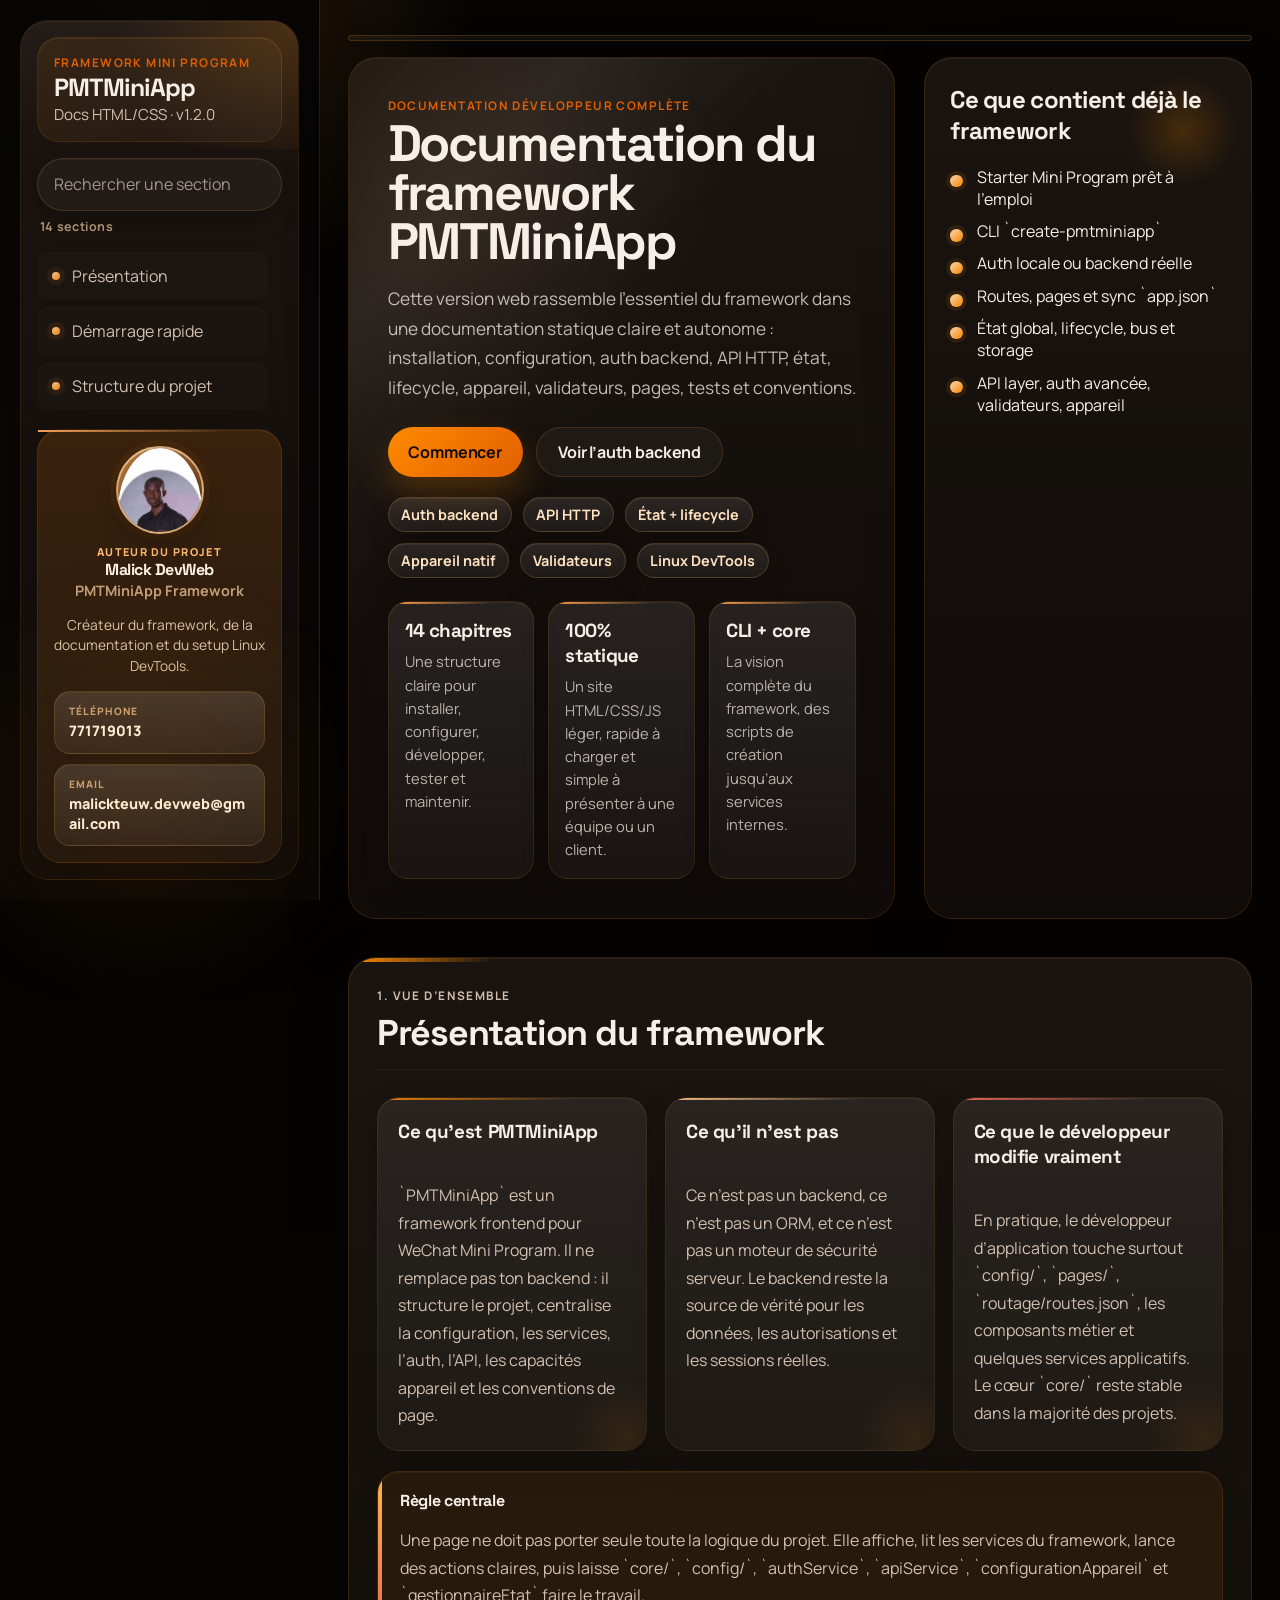
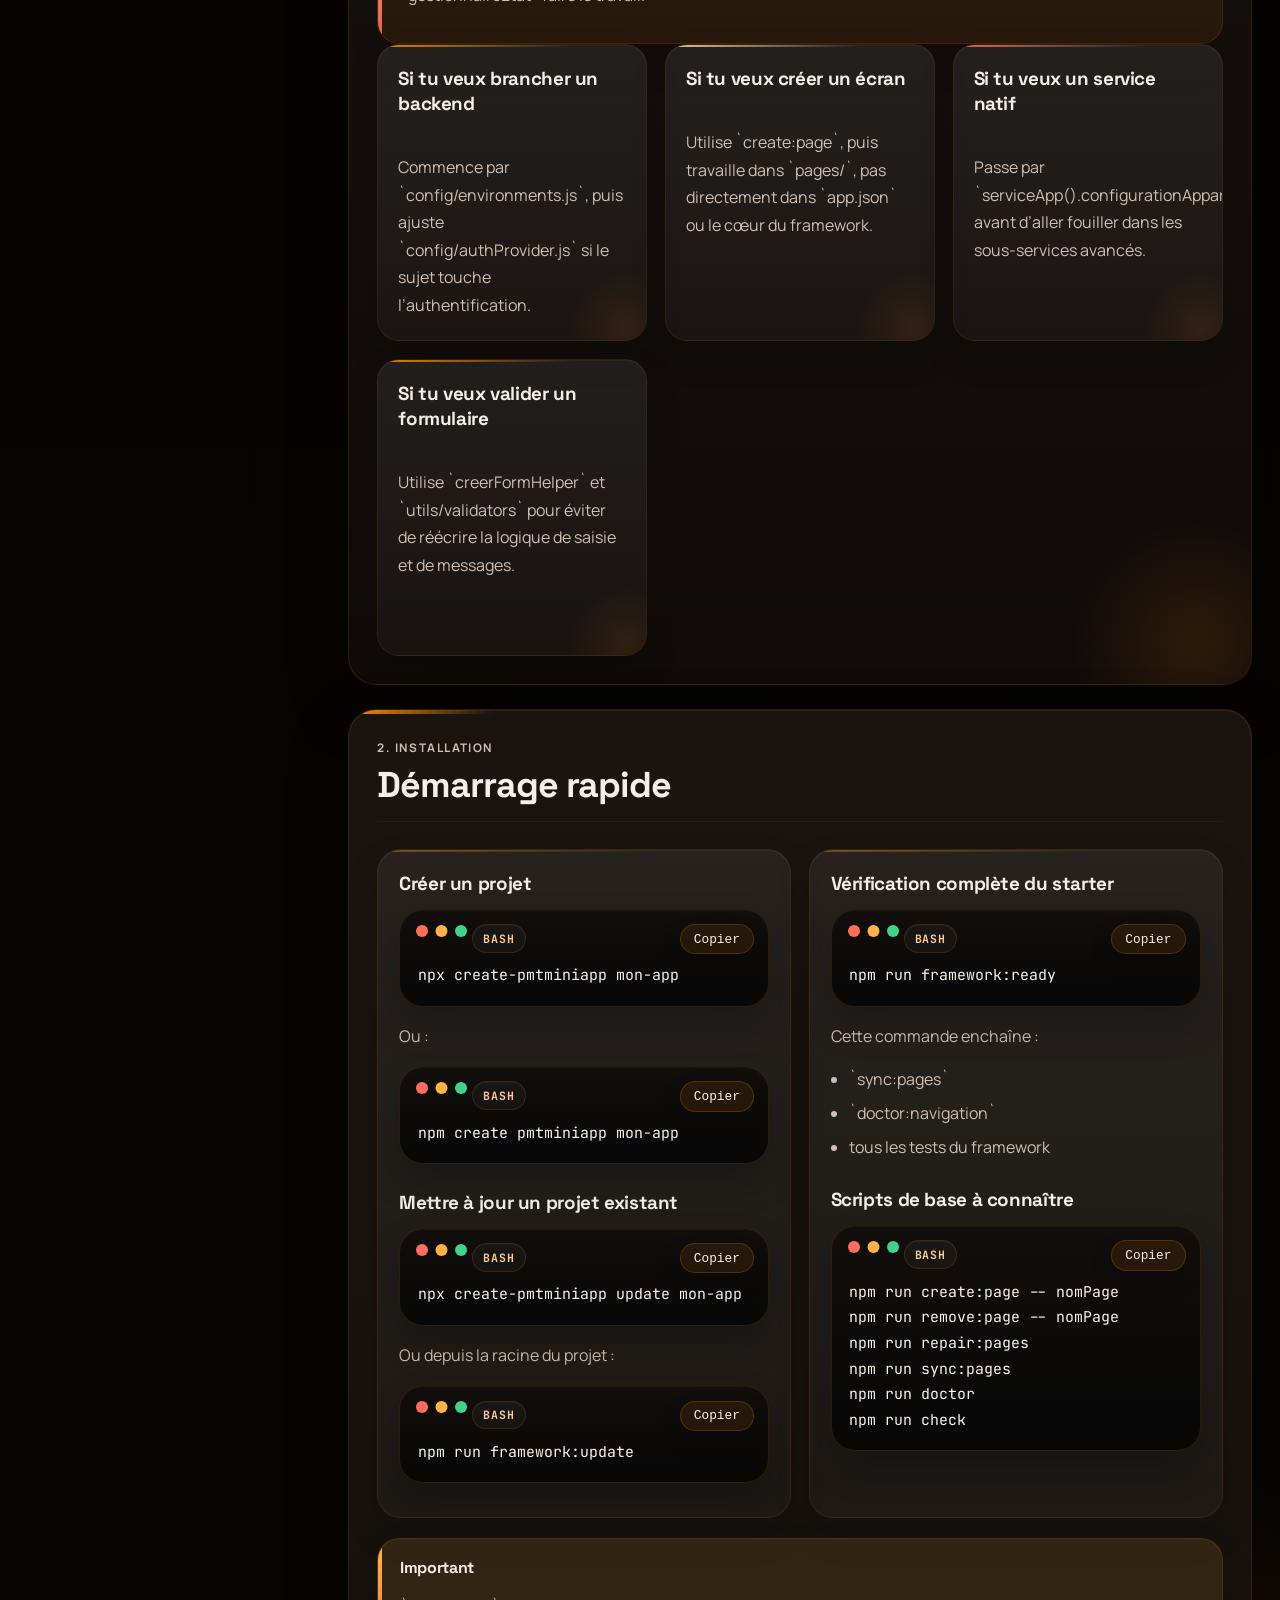
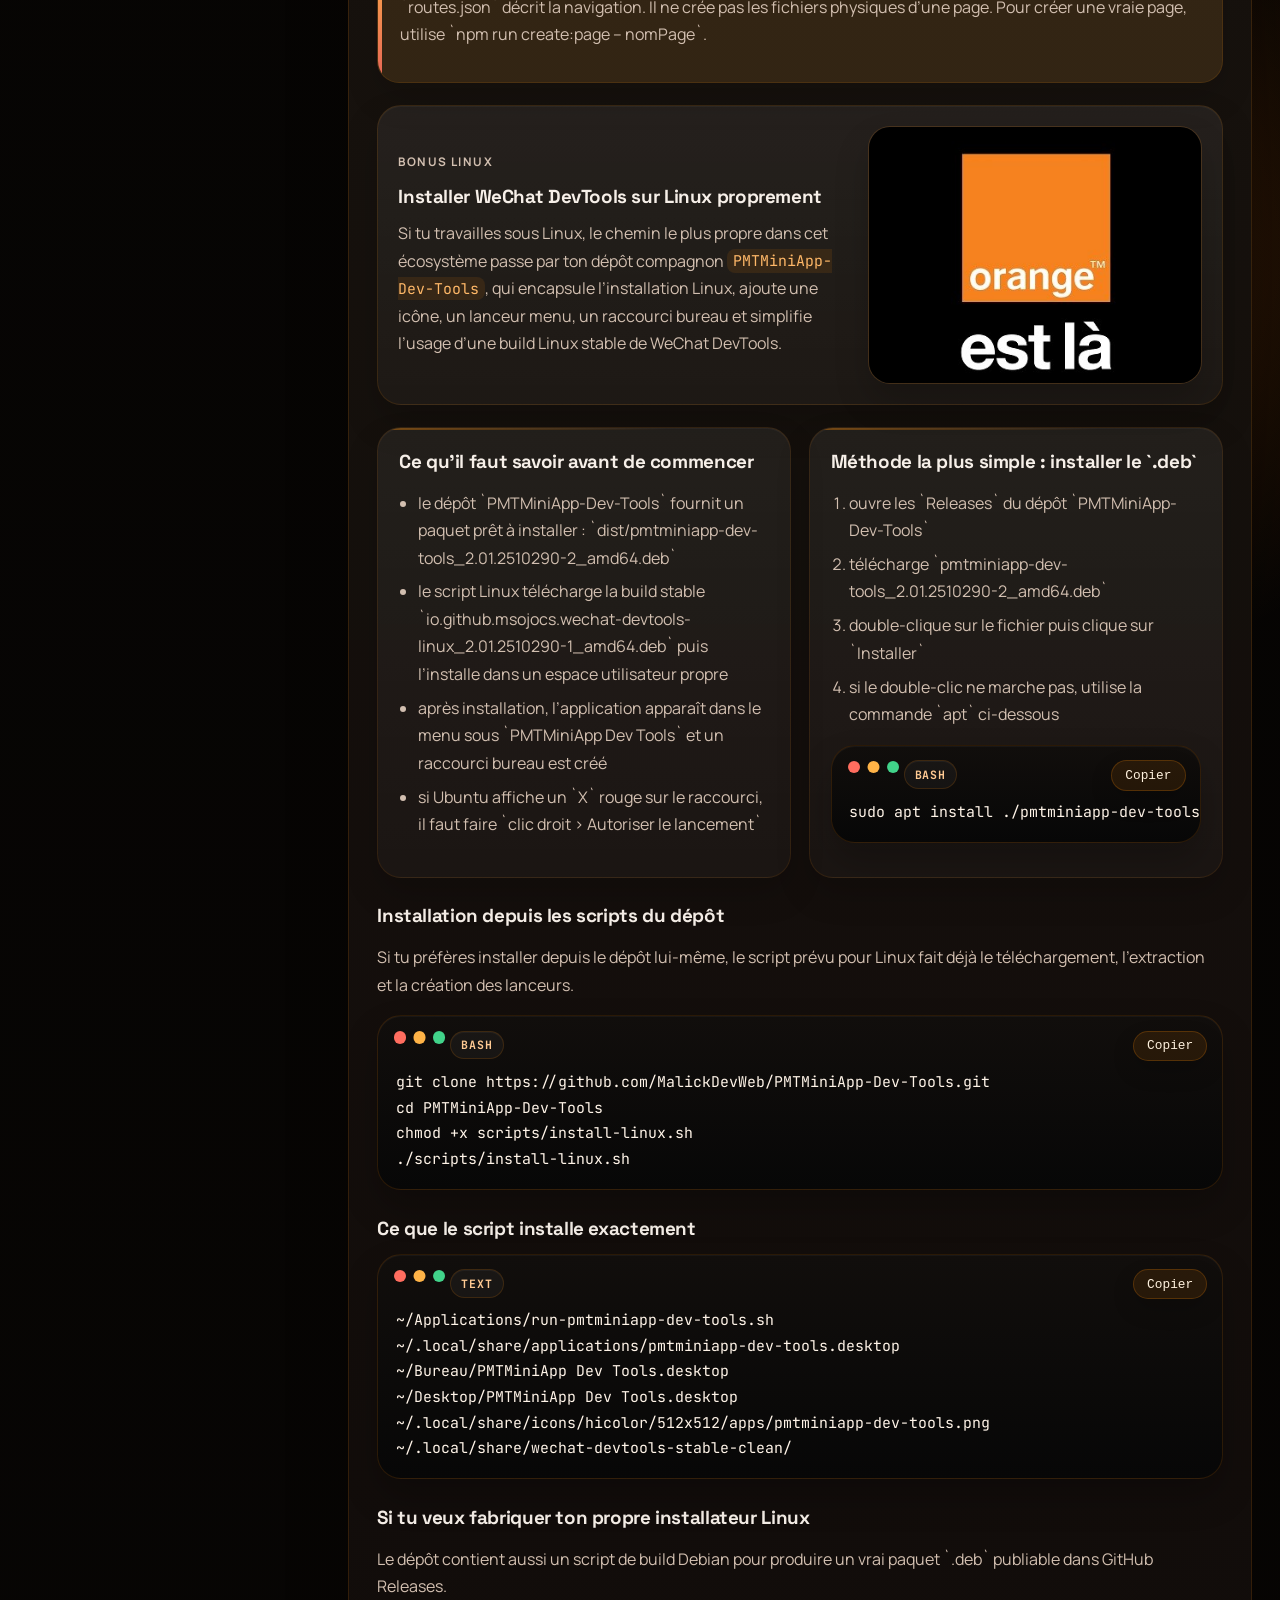
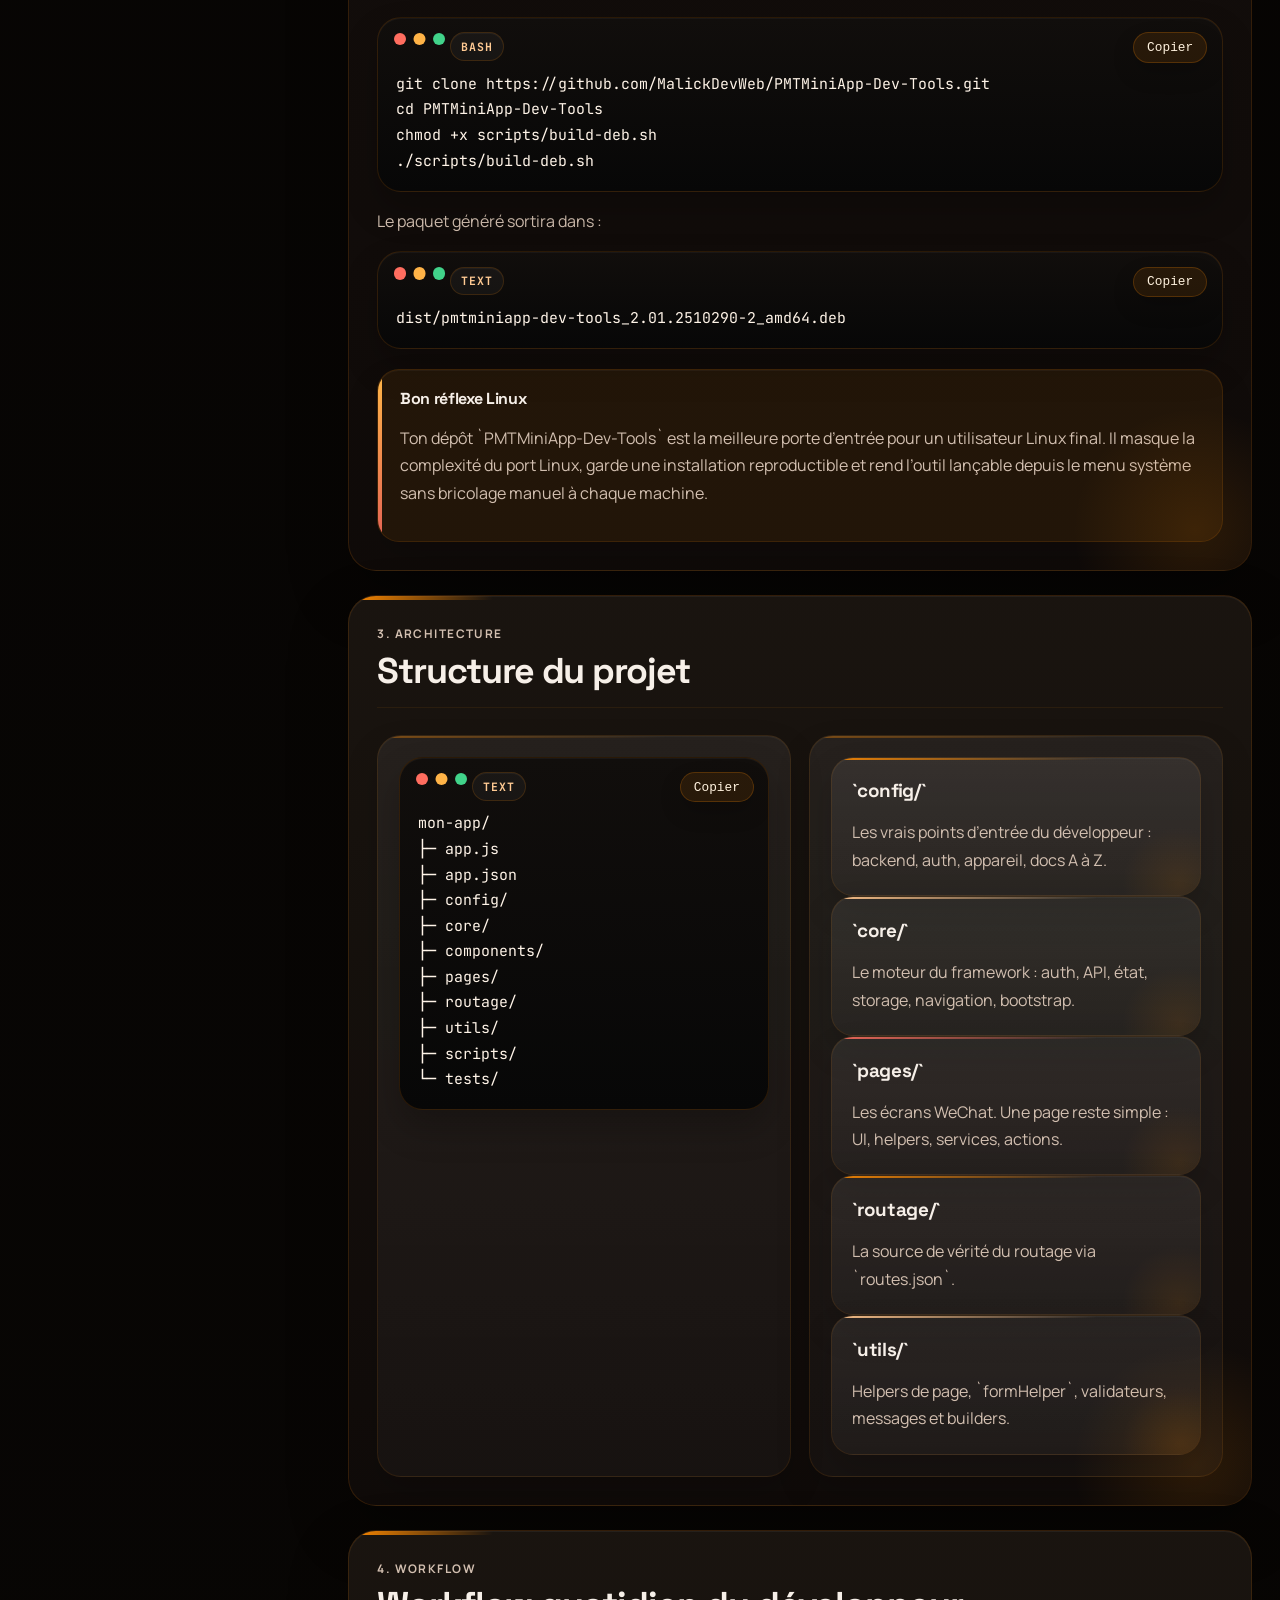
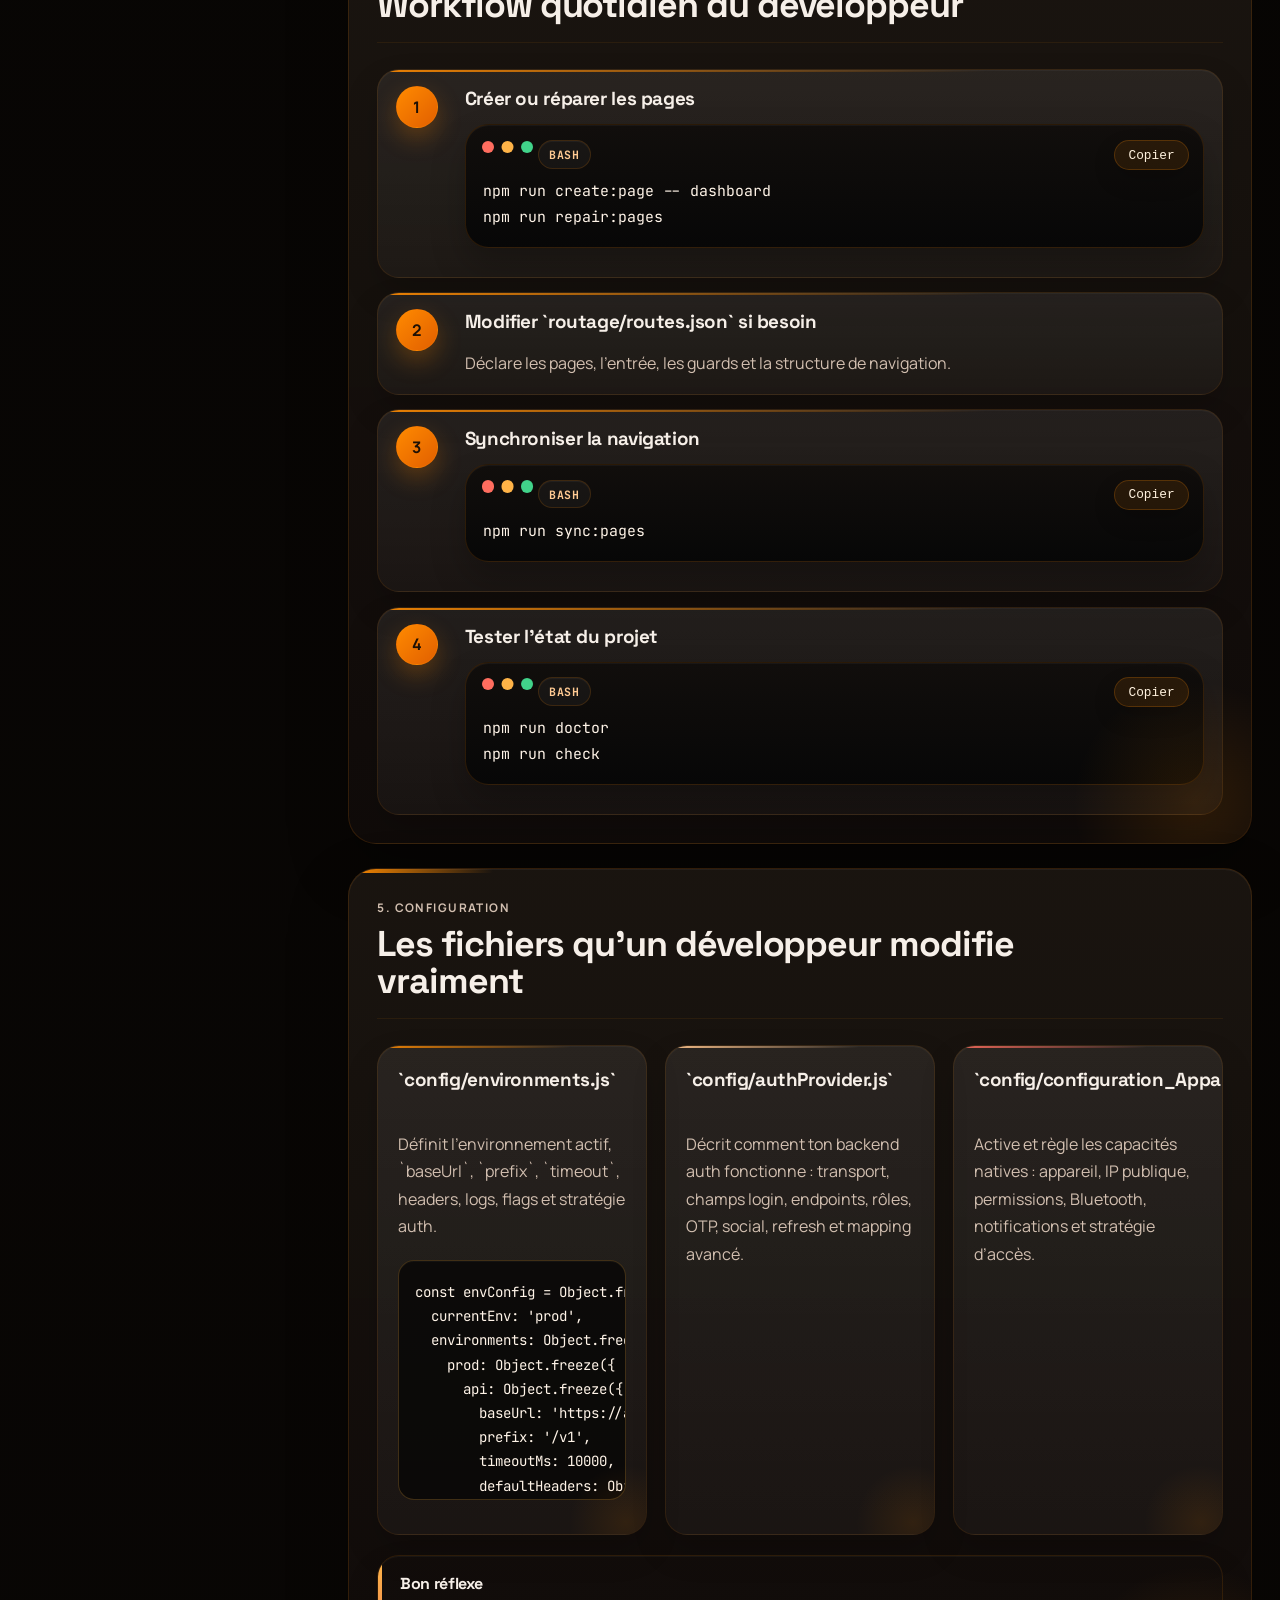
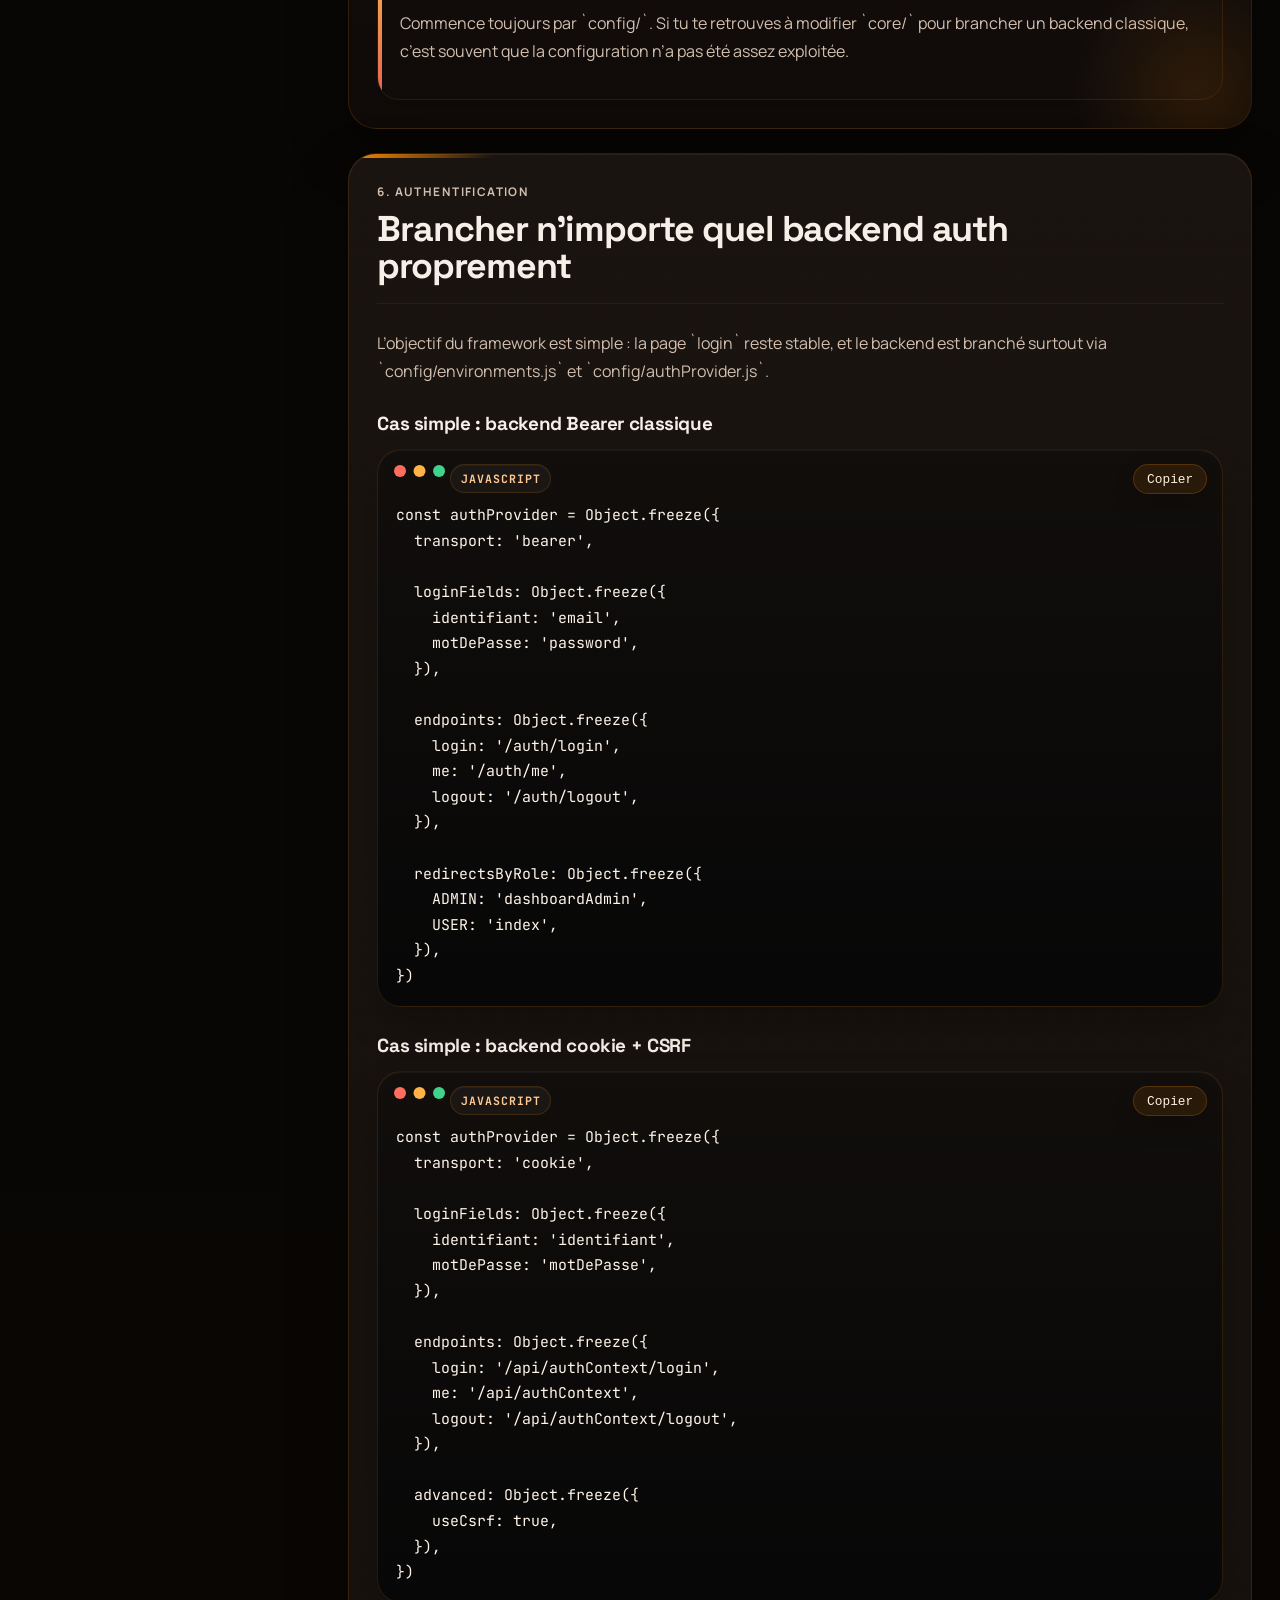
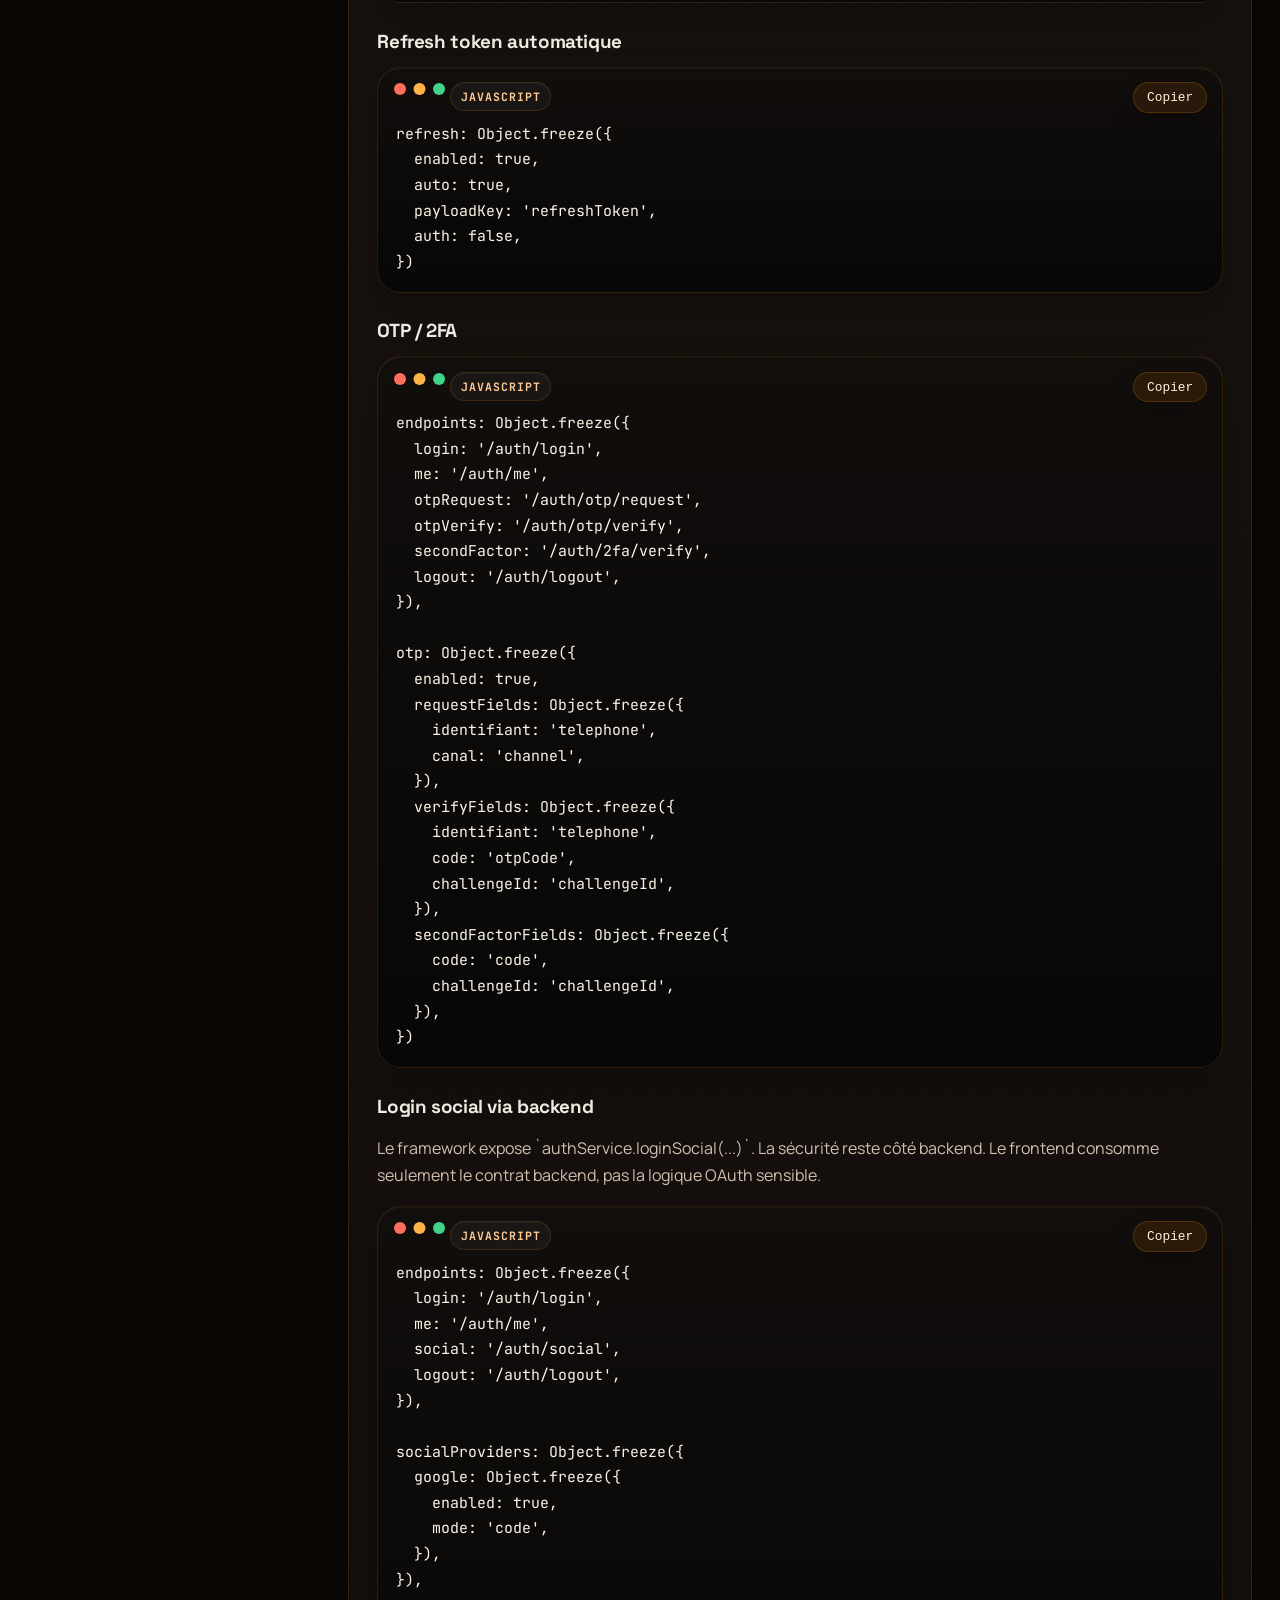
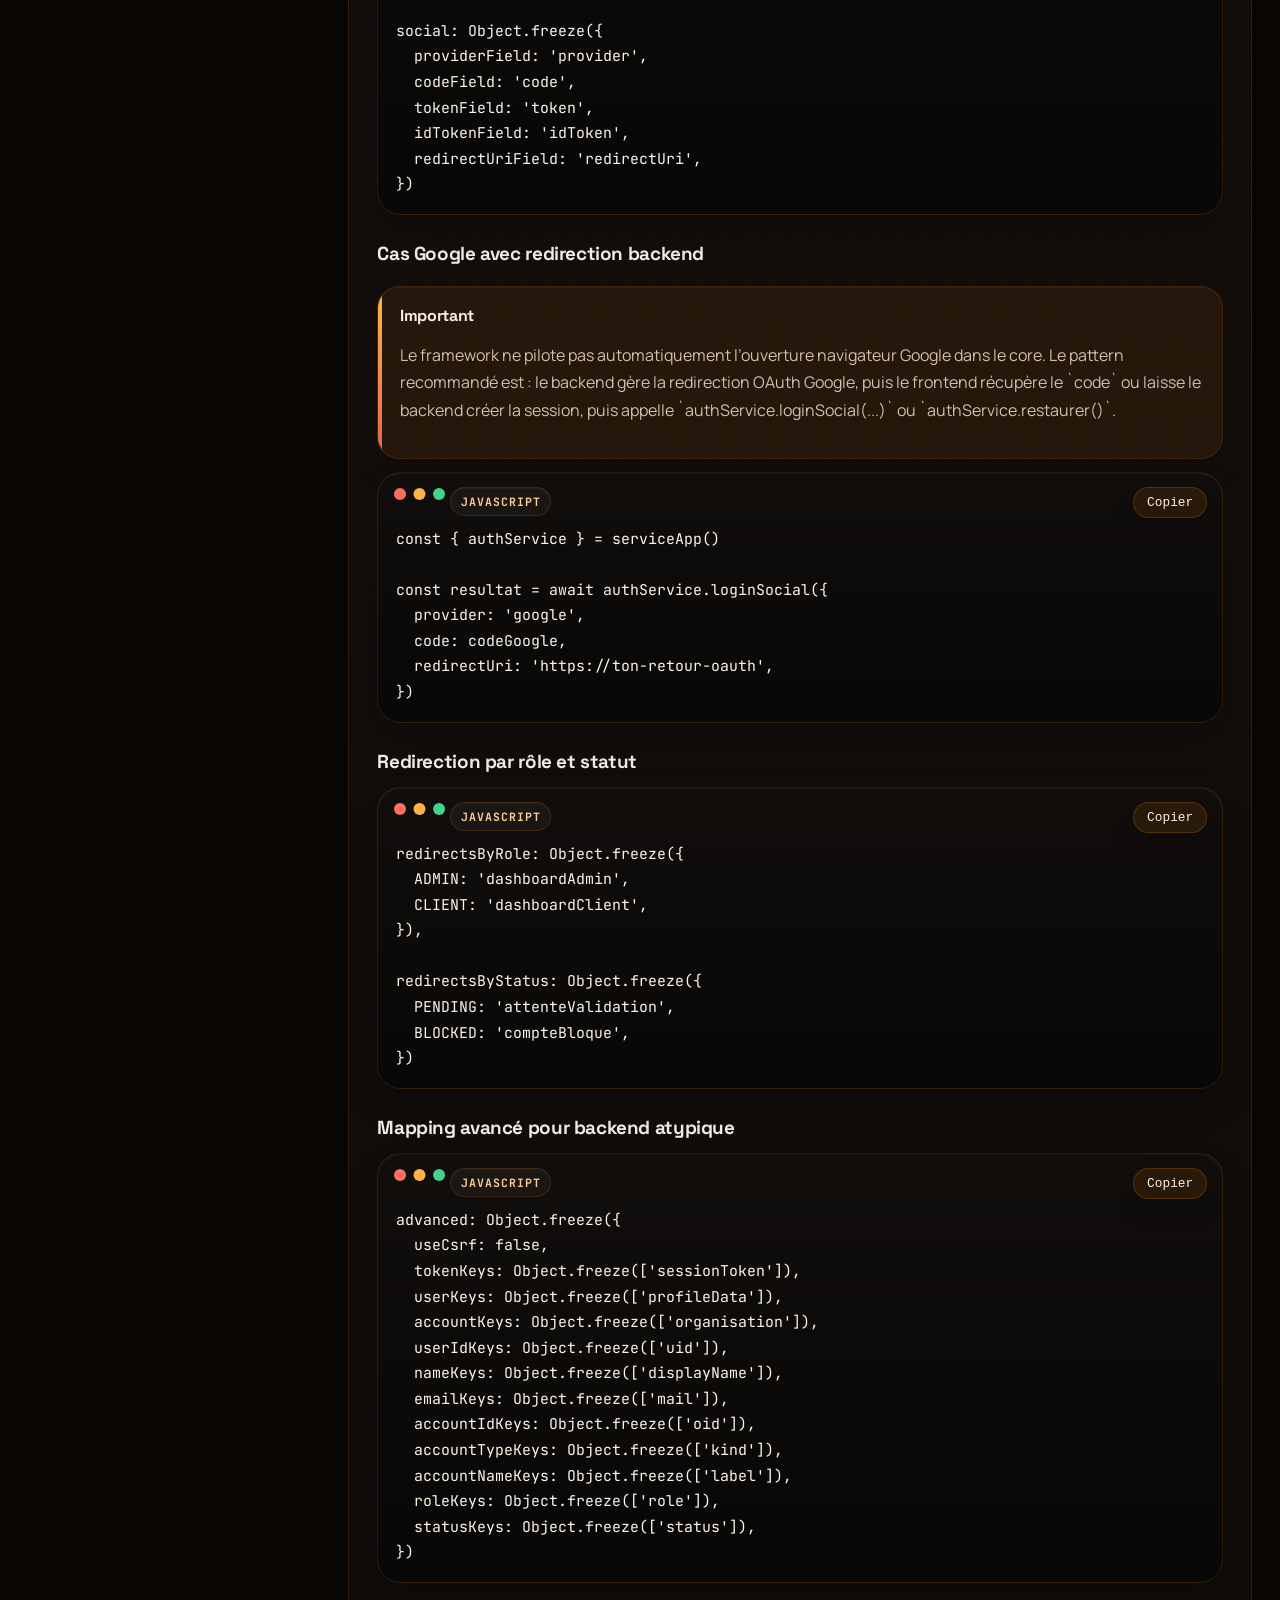
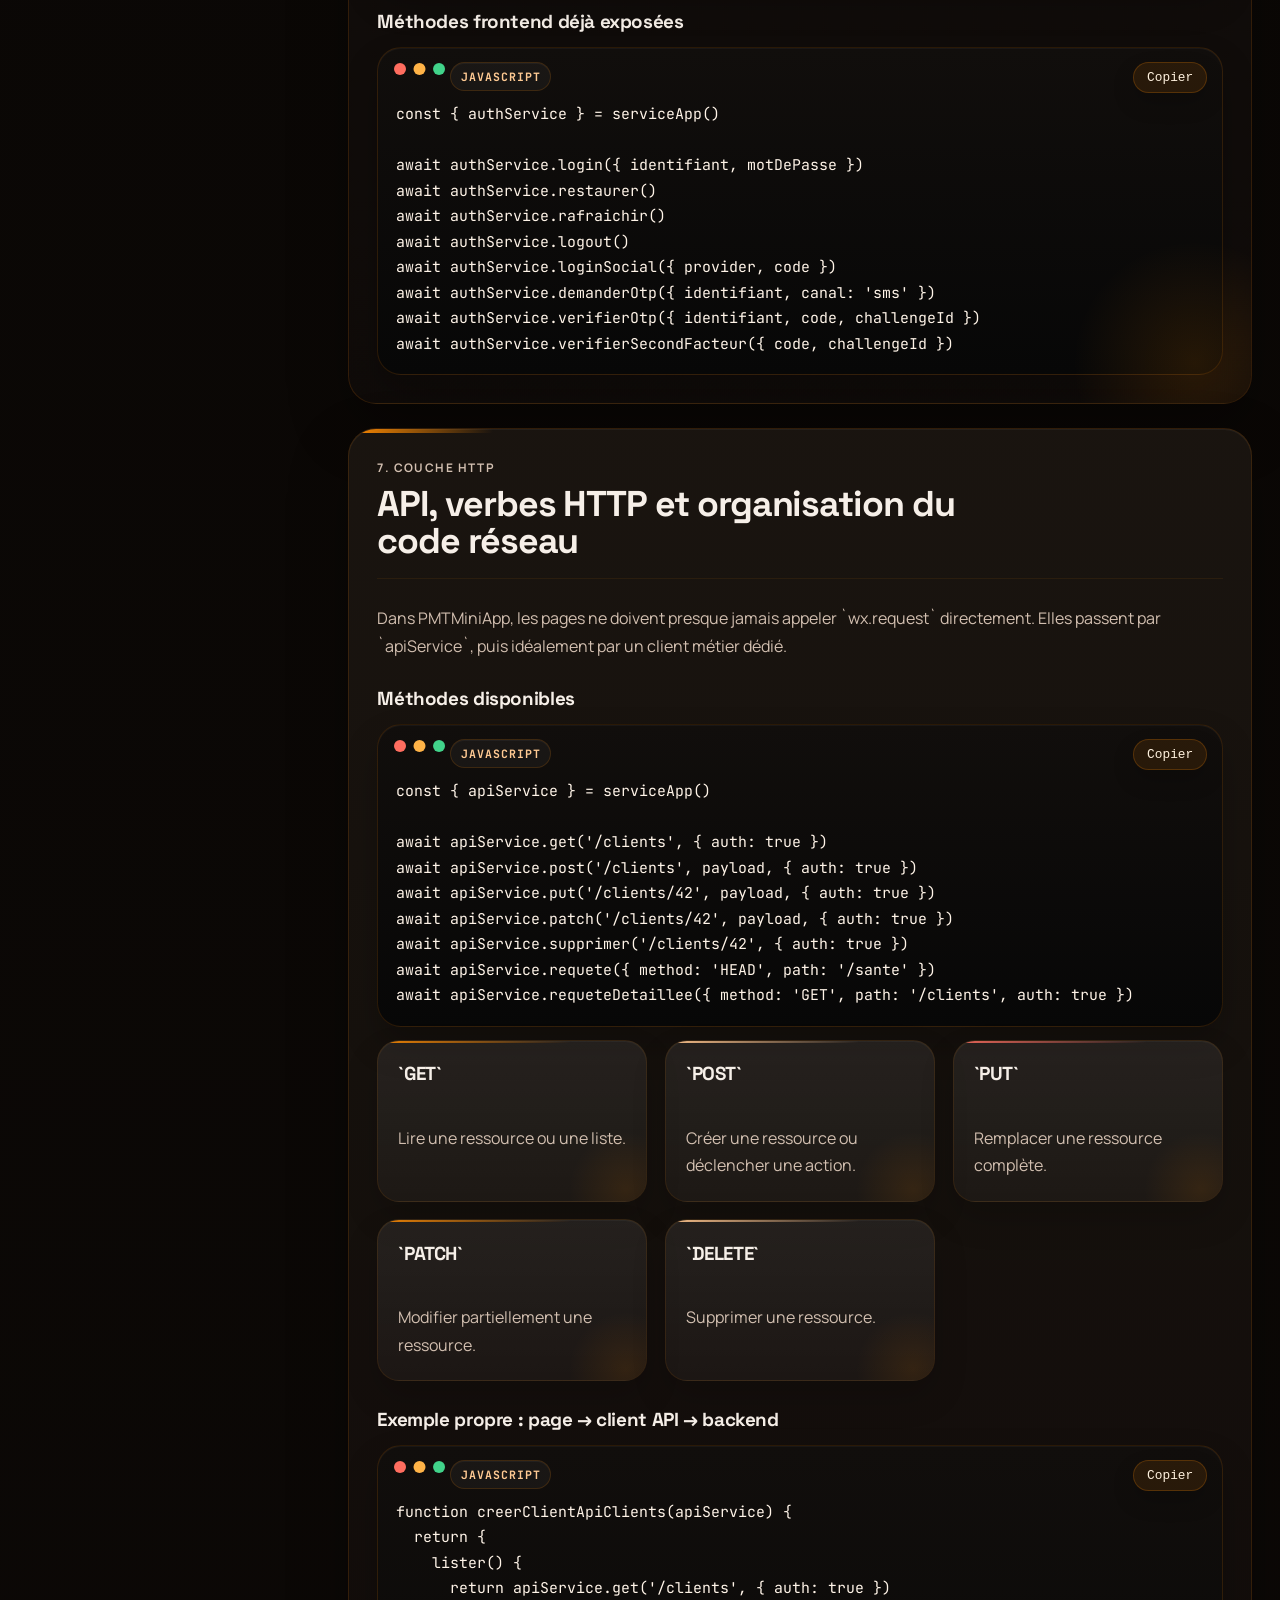
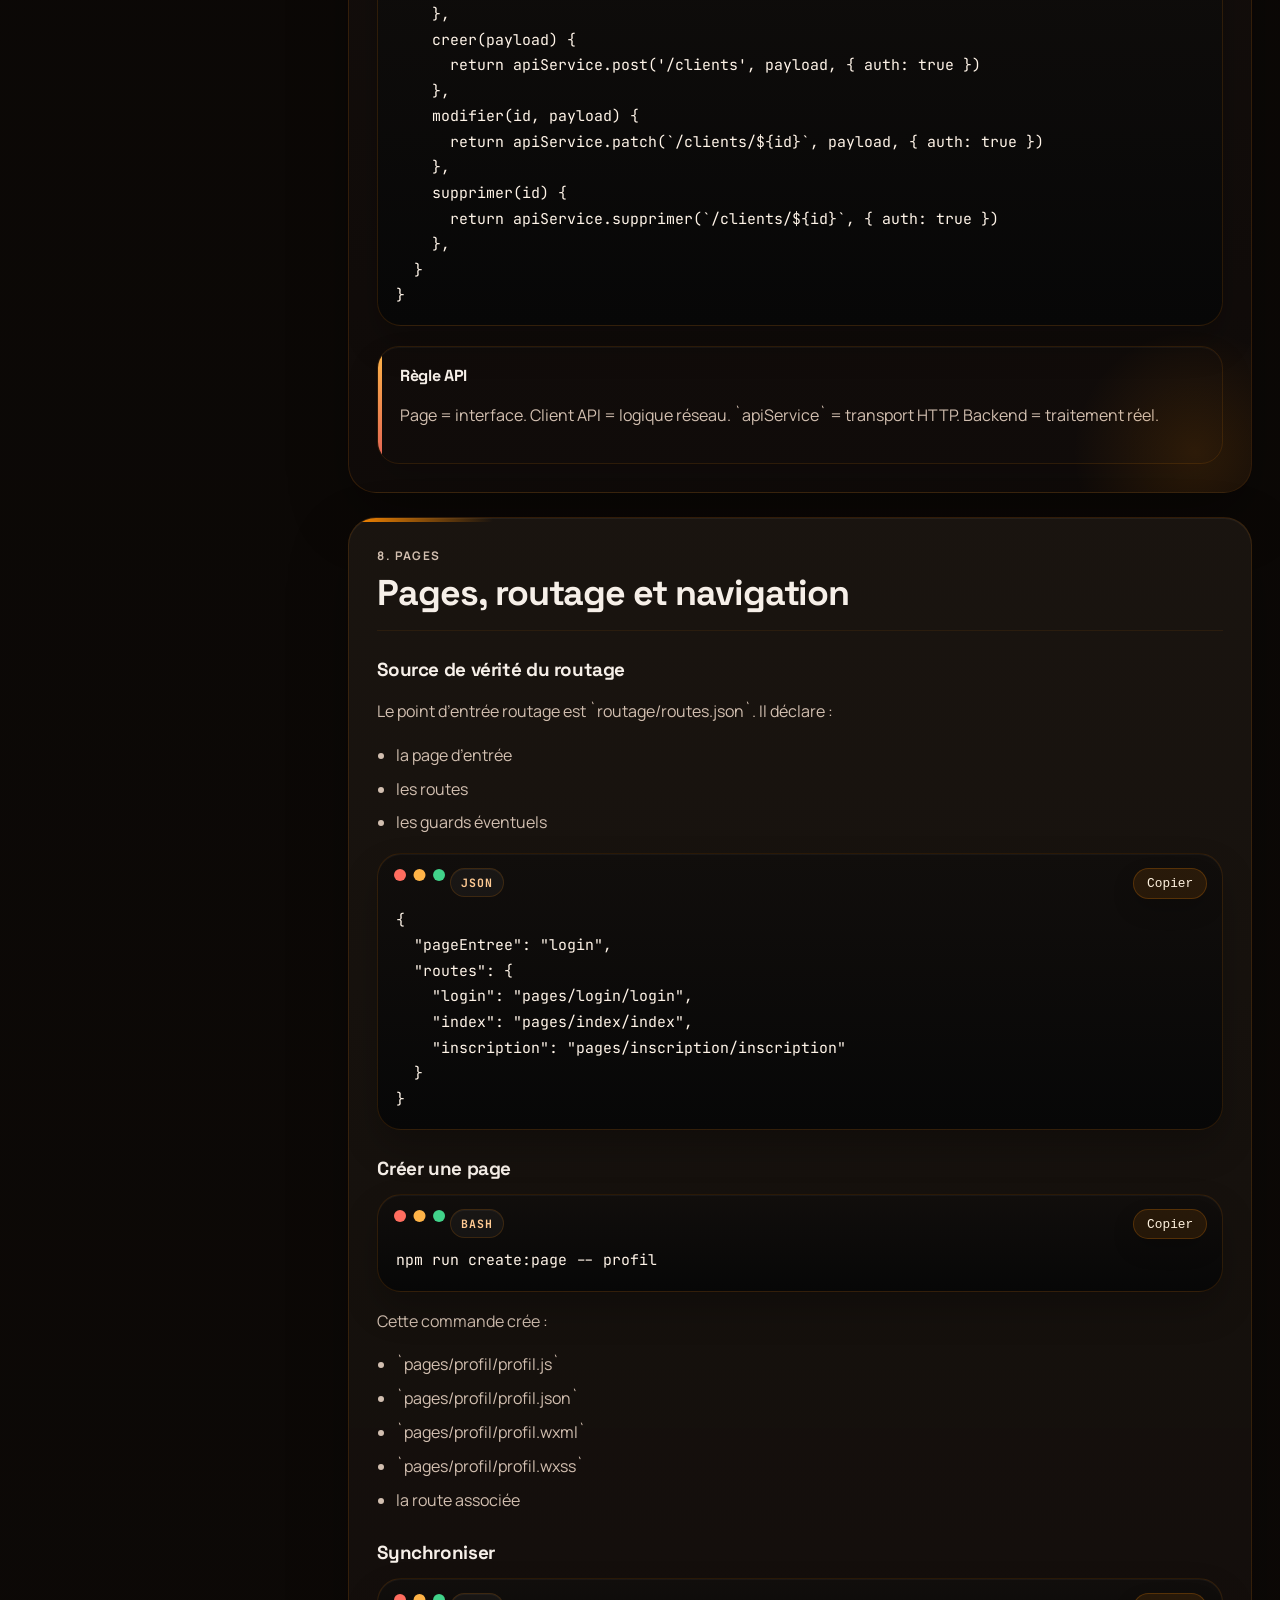
<file: index.html>
<!DOCTYPE html>
<html lang="fr">
<head>
  <meta charset="UTF-8">
  <meta name="viewport" content="width=device-width, initial-scale=1.0">
  <title>PMTMiniApp Docs</title>
  <meta
    name="description"
    content="Documentation complète de PMTMiniApp : installation, configuration, auth, API, état, lifecycle, appareil, validateurs, pages, tests et bonnes pratiques."
  >
  <link rel="stylesheet" href="./assets/site.css">
</head>
<body>
  <div class="site-shell">
    <aside class="sidebar" id="sidebar">
      <div class="sidebar__inner">
        <a class="brand" href="#top">
          <span class="brand__eyebrow">Framework Mini Program</span>
          <strong class="brand__title">PMTMiniApp</strong>
          <span class="brand__version">Docs HTML/CSS · v1.2.0</span>
        </a>

        <button class="sidebar__toggle" id="sidebarToggle" type="button" aria-expanded="false" aria-controls="sidebarNav">
          Menu
        </button>

        <div class="sidebar__search">
          <label class="sr-only" for="docSearch">Rechercher dans la documentation</label>
          <input id="docSearch" type="search" placeholder="Rechercher une section">
          <p class="sidebar__search-status" id="docSearchStatus" aria-live="polite"></p>
        </div>

        <nav class="sidebar__nav" id="sidebarNav">
          <a href="#presentation">Présentation</a>
          <a href="#demarrage">Démarrage rapide</a>
          <a href="#structure">Structure du projet</a>
          <a href="#workflow">Workflow quotidien</a>
          <a href="#configuration">Configuration</a>
          <a href="#auth">Authentification</a>
          <a href="#api">API et verbes HTTP</a>
          <a href="#pages">Pages et routage</a>
          <a href="#etat">État et lifecycle</a>
          <a href="#appareil">Appareil et capacités natives</a>
          <a href="#validateurs">Formulaires et validateurs</a>
          <a href="#cas-complets">Cas complets</a>
          <a href="#tests">Tests, maintenance et publication</a>
          <a href="#faq">FAQ et règles de projet</a>
        </nav>

        <div class="sidebar__meta profile-card">
          <div class="profile-card__top">
            <div class="profile-card__avatar-wrap">
              <img
                class="profile-card__photo"
                src="./assets/photo/malick-devweb.png"
                alt="Photo de Malick DevWeb"
              >
            </div>
            <div class="profile-card__headline">
              <span class="profile-card__eyebrow">Auteur du projet</span>
              <strong class="profile-card__name">Malick DevWeb</strong>
              <span class="profile-card__role">PMTMiniApp Framework</span>
            </div>
          </div>
          <p class="profile-card__bio">Créateur du framework, de la documentation et du setup Linux DevTools.</p>
          <div class="profile-card__contacts">
            <a class="profile-card__link" href="tel:771719013">
              <span class="profile-card__label">Téléphone</span>
              <span class="profile-card__value">771719013</span>
            </a>
            <a class="profile-card__link" href="mailto:malickteuw.devweb@gmail.com">
              <span class="profile-card__label">Email</span>
              <span class="profile-card__value">malickteuw.devweb@gmail.com</span>
            </a>
          </div>
        </div>
      </div>
    </aside>

    <main class="content" id="top">
      <div class="scroll-progress" id="scrollProgress" aria-hidden="true"></div>
      <header class="hero">
        <div class="hero__copy">
          <p class="eyebrow">Documentation développeur complète</p>
          <h1>Documentation du framework PMTMiniApp</h1>
          <p class="hero__lead">
            Cette version web rassemble l’essentiel du framework dans une documentation statique claire et autonome :
            installation, configuration, auth backend, API HTTP, état, lifecycle, appareil, validateurs, pages, tests et conventions.
          </p>
          <div class="hero__actions">
            <a class="button button--primary" href="#demarrage">Commencer</a>
            <a class="button button--ghost" href="#auth">Voir l’auth backend</a>
          </div>
          <div class="hero__badges" aria-label="Points clés de la documentation">
            <span class="hero__badge">Auth backend</span>
            <span class="hero__badge">API HTTP</span>
            <span class="hero__badge">État + lifecycle</span>
            <span class="hero__badge">Appareil natif</span>
            <span class="hero__badge">Validateurs</span>
            <span class="hero__badge">Linux DevTools</span>
          </div>

          <div class="hero__stats" aria-label="Résumé express de la documentation">
            <article class="stat-card">
              <strong>14 chapitres</strong>
              <span>Une structure claire pour installer, configurer, développer, tester et maintenir.</span>
            </article>
            <article class="stat-card">
              <strong>100% statique</strong>
              <span>Un site HTML/CSS/JS léger, rapide à charger et simple à présenter à une équipe ou un client.</span>
            </article>
            <article class="stat-card">
              <strong>CLI + core</strong>
              <span>La vision complète du framework, des scripts de création jusqu’aux services internes.</span>
            </article>
          </div>
        </div>

        <div class="hero__panel">
          <div class="panel">
            <h2>Ce que contient déjà le framework</h2>
            <ul class="check-list">
              <li>Starter Mini Program prêt à l’emploi</li>
              <li>CLI `create-pmtminiapp`</li>
              <li>Auth locale ou backend réelle</li>
              <li>Routes, pages et sync `app.json`</li>
              <li>État global, lifecycle, bus et storage</li>
              <li>API layer, auth avancée, validateurs, appareil</li>
            </ul>
          </div>
        </div>
      </header>

      <section id="presentation" class="doc-section" data-search="présentation framework starter cli docs complet">
        <div class="section-heading">
          <p class="section-kicker">1. Vue d’ensemble</p>
          <h2>Présentation du framework</h2>
        </div>

        <div class="grid grid--cards">
          <article class="card">
            <h3>Ce qu’est PMTMiniApp</h3>
            <p>
              `PMTMiniApp` est un framework frontend pour WeChat Mini Program. Il ne remplace pas ton backend : il structure le
              projet, centralise la configuration, les services, l’auth, l’API, les capacités appareil et les conventions de page.
            </p>
          </article>

          <article class="card">
            <h3>Ce qu’il n’est pas</h3>
            <p>
              Ce n’est pas un backend, ce n’est pas un ORM, et ce n’est pas un moteur de sécurité serveur. Le backend reste la source
              de vérité pour les données, les autorisations et les sessions réelles.
            </p>
          </article>

          <article class="card">
            <h3>Ce que le développeur modifie vraiment</h3>
            <p>
              En pratique, le développeur d’application touche surtout `config/`, `pages/`, `routage/routes.json`, les composants métier
              et quelques services applicatifs. Le cœur `core/` reste stable dans la majorité des projets.
            </p>
          </article>
        </div>

        <div class="callout callout--info">
          <strong>Règle centrale</strong>
          <p>
            Une page ne doit pas porter seule toute la logique du projet. Elle affiche, lit les services du framework, lance des actions
            claires, puis laisse `core/`, `config/`, `authService`, `apiService`, `configurationAppareil` et `gestionnaireEtat` faire le travail.
          </p>
        </div>

        <div class="grid grid--cards">
          <article class="card">
            <h3>Si tu veux brancher un backend</h3>
            <p>Commence par `config/environments.js`, puis ajuste `config/authProvider.js` si le sujet touche l’authentification.</p>
          </article>
          <article class="card">
            <h3>Si tu veux créer un écran</h3>
            <p>Utilise `create:page`, puis travaille dans `pages/`, pas directement dans `app.json` ou le cœur du framework.</p>
          </article>
          <article class="card">
            <h3>Si tu veux un service natif</h3>
            <p>Passe par `serviceApp().configurationAppareil` avant d’aller fouiller dans les sous-services avancés.</p>
          </article>
          <article class="card">
            <h3>Si tu veux valider un formulaire</h3>
            <p>Utilise `creerFormHelper` et `utils/validators` pour éviter de réécrire la logique de saisie et de messages.</p>
          </article>
        </div>
      </section>

      <section id="demarrage" class="doc-section" data-search="installation démarrage create pmtminiapp npx npm create update linux devtools wechat tencent msojocs docker release pmtminiapp-dev-tools deb install">
        <div class="section-heading">
          <p class="section-kicker">2. Installation</p>
          <h2>Démarrage rapide</h2>
        </div>

        <div class="doc-columns">
          <div>
            <h3>Créer un projet</h3>
            <pre><code class="language-bash">npx create-pmtminiapp mon-app</code></pre>

            <p>Ou :</p>

            <pre><code class="language-bash">npm create pmtminiapp mon-app</code></pre>

            <h3>Mettre à jour un projet existant</h3>
            <pre><code class="language-bash">npx create-pmtminiapp update mon-app</code></pre>

            <p>Ou depuis la racine du projet :</p>

            <pre><code class="language-bash">npm run framework:update</code></pre>
          </div>

          <div>
            <h3>Vérification complète du starter</h3>
            <pre><code class="language-bash">npm run framework:ready</code></pre>

            <p>Cette commande enchaîne :</p>
            <ul>
              <li>`sync:pages`</li>
              <li>`doctor:navigation`</li>
              <li>tous les tests du framework</li>
            </ul>

            <h3>Scripts de base à connaître</h3>
            <pre><code class="language-bash">npm run create:page -- nomPage
npm run remove:page -- nomPage
npm run repair:pages
npm run sync:pages
npm run doctor
npm run check</code></pre>
          </div>
        </div>

        <div class="callout callout--warning">
          <strong>Important</strong>
          <p>
            `routes.json` décrit la navigation. Il ne crée pas les fichiers physiques d’une page. Pour créer une vraie page, utilise
            `npm run create:page -- nomPage`.
          </p>
        </div>

        <div id="linux-devtools" class="media-card">
          <div class="media-card__copy">
            <p class="section-kicker">Bonus Linux</p>
            <h3>Installer WeChat DevTools sur Linux proprement</h3>
            <p>
              Si tu travailles sous Linux, le chemin le plus propre dans cet écosystème passe par ton dépôt compagnon
              <code>PMTMiniApp-Dev-Tools</code>, qui encapsule l’installation Linux, ajoute une icône, un lanceur menu, un raccourci bureau
              et simplifie l’usage d’une build Linux stable de WeChat DevTools.
            </p>
          </div>
          <img
            class="media-card__image"
            src="./assets/devtools/linux-devtools.png"
            alt="Illustration PMTMiniApp Dev Tools pour Linux"
          >
        </div>

        <div class="doc-columns">
          <div>
            <h3>Ce qu’il faut savoir avant de commencer</h3>
            <ul>
              <li>le dépôt `PMTMiniApp-Dev-Tools` fournit un paquet prêt à installer : `dist/pmtminiapp-dev-tools_2.01.2510290-2_amd64.deb`</li>
              <li>le script Linux télécharge la build stable `io.github.msojocs.wechat-devtools-linux_2.01.2510290-1_amd64.deb` puis l’installe dans un espace utilisateur propre</li>
              <li>après installation, l’application apparaît dans le menu sous `PMTMiniApp Dev Tools` et un raccourci bureau est créé</li>
              <li>si Ubuntu affiche un `X` rouge sur le raccourci, il faut faire `clic droit > Autoriser le lancement`</li>
            </ul>
          </div>

          <div>
            <h3>Méthode la plus simple : installer le `.deb`</h3>
            <ol>
              <li>ouvre les `Releases` du dépôt `PMTMiniApp-Dev-Tools`</li>
              <li>télécharge `pmtminiapp-dev-tools_2.01.2510290-2_amd64.deb`</li>
              <li>double-clique sur le fichier puis clique sur `Installer`</li>
              <li>si le double-clic ne marche pas, utilise la commande `apt` ci-dessous</li>
            </ol>

            <pre><code class="language-bash">sudo apt install ./pmtminiapp-dev-tools_2.01.2510290-2_amd64.deb</code></pre>
          </div>
        </div>

        <h3>Installation depuis les scripts du dépôt</h3>
        <p>
          Si tu préfères installer depuis le dépôt lui-même, le script prévu pour Linux fait déjà le téléchargement, l’extraction et la création des lanceurs.
        </p>
        <pre><code class="language-bash">git clone https://github.com/MalickDevWeb/PMTMiniApp-Dev-Tools.git
cd PMTMiniApp-Dev-Tools
chmod +x scripts/install-linux.sh
./scripts/install-linux.sh</code></pre>

        <h3>Ce que le script installe exactement</h3>
        <pre><code class="language-text">~/Applications/run-pmtminiapp-dev-tools.sh
~/.local/share/applications/pmtminiapp-dev-tools.desktop
~/Bureau/PMTMiniApp Dev Tools.desktop
~/Desktop/PMTMiniApp Dev Tools.desktop
~/.local/share/icons/hicolor/512x512/apps/pmtminiapp-dev-tools.png
~/.local/share/wechat-devtools-stable-clean/</code></pre>

        <h3>Si tu veux fabriquer ton propre installateur Linux</h3>
        <p>
          Le dépôt contient aussi un script de build Debian pour produire un vrai paquet `.deb` publiable dans GitHub Releases.
        </p>
        <pre><code class="language-bash">git clone https://github.com/MalickDevWeb/PMTMiniApp-Dev-Tools.git
cd PMTMiniApp-Dev-Tools
chmod +x scripts/build-deb.sh
./scripts/build-deb.sh</code></pre>

        <p>Le paquet généré sortira dans :</p>
        <pre><code class="language-text">dist/pmtminiapp-dev-tools_2.01.2510290-2_amd64.deb</code></pre>

        <div class="callout callout--info">
          <strong>Bon réflexe Linux</strong>
          <p>
            Ton dépôt `PMTMiniApp-Dev-Tools` est la meilleure porte d’entrée pour un utilisateur Linux final. Il masque la complexité du port Linux,
            garde une installation reproductible et rend l’outil lançable depuis le menu système sans bricolage manuel à chaque machine.
          </p>
        </div>
      </section>

      <section id="structure" class="doc-section" data-search="structure projet config core pages components routage utils tests">
        <div class="section-heading">
          <p class="section-kicker">3. Architecture</p>
          <h2>Structure du projet</h2>
        </div>

        <div class="doc-columns">
          <div>
            <pre><code class="language-text">mon-app/
├─ app.js
├─ app.json
├─ config/
├─ core/
├─ components/
├─ pages/
├─ routage/
├─ utils/
├─ scripts/
└─ tests/</code></pre>
          </div>

          <div>
            <div class="mini-card">
              <h3>`config/`</h3>
              <p>Les vrais points d’entrée du développeur : backend, auth, appareil, docs A à Z.</p>
            </div>
            <div class="mini-card">
              <h3>`core/`</h3>
              <p>Le moteur du framework : auth, API, état, storage, navigation, bootstrap.</p>
            </div>
            <div class="mini-card">
              <h3>`pages/`</h3>
              <p>Les écrans WeChat. Une page reste simple : UI, helpers, services, actions.</p>
            </div>
            <div class="mini-card">
              <h3>`routage/`</h3>
              <p>La source de vérité du routage via `routes.json`.</p>
            </div>
            <div class="mini-card">
              <h3>`utils/`</h3>
              <p>Helpers de page, `formHelper`, validateurs, messages et builders.</p>
            </div>
          </div>
        </div>
      </section>

      <section id="workflow" class="doc-section" data-search="workflow quotidien pages sync doctor repair checks développeur">
        <div class="section-heading">
          <p class="section-kicker">4. Workflow</p>
          <h2>Workflow quotidien du développeur</h2>
        </div>

        <div class="steps">
          <article class="step">
            <span class="step__index">1</span>
            <div>
              <h3>Créer ou réparer les pages</h3>
              <pre><code class="language-bash">npm run create:page -- dashboard
npm run repair:pages</code></pre>
            </div>
          </article>

          <article class="step">
            <span class="step__index">2</span>
            <div>
              <h3>Modifier `routage/routes.json` si besoin</h3>
              <p>Déclare les pages, l’entrée, les guards et la structure de navigation.</p>
            </div>
          </article>

          <article class="step">
            <span class="step__index">3</span>
            <div>
              <h3>Synchroniser la navigation</h3>
              <pre><code class="language-bash">npm run sync:pages</code></pre>
            </div>
          </article>

          <article class="step">
            <span class="step__index">4</span>
            <div>
              <h3>Tester l’état du projet</h3>
              <pre><code class="language-bash">npm run doctor
npm run check</code></pre>
            </div>
          </article>
        </div>
      </section>

      <section id="configuration" class="doc-section" data-search="configuration environments authProvider configuration_Appareil config readme backend appareil">
        <div class="section-heading">
          <p class="section-kicker">5. Configuration</p>
          <h2>Les fichiers qu’un développeur modifie vraiment</h2>
        </div>

        <div class="grid grid--cards">
          <article class="card">
            <h3>`config/environments.js`</h3>
            <p>Définit l’environnement actif, `baseUrl`, `prefix`, `timeout`, headers, logs, flags et stratégie auth.</p>
            <pre><code class="language-javascript">const envConfig = Object.freeze({
  currentEnv: 'prod',
  environments: Object.freeze({
    prod: Object.freeze({
      api: Object.freeze({
        baseUrl: 'https://api.exemple.com',
        prefix: '/v1',
        timeoutMs: 10000,
        defaultHeaders: Object.freeze({}),
        retry: Object.freeze({
          enabled: true,
          count: 2,
          delayMs: 300,
          backoffFactor: 2,
          retriableStatusCodes: Object.freeze([408, 429, 500, 502, 503, 504]),
        }),
        mockEnabled: false,
      }),
      auth: Object.freeze({
        strategy: 'api',
        redirectAfterLogin: 'index',
        redirectIfGuest: 'login',
      }),
      logs: Object.freeze({
        enabled: false,
        api: false,
      }),
      featureFlags: Object.freeze({}),
    }),
  }),
})</code></pre>
          </article>

          <article class="card">
            <h3>`config/authProvider.js`</h3>
            <p>Décrit comment ton backend auth fonctionne : transport, champs login, endpoints, rôles, OTP, social, refresh et mapping avancé.</p>
          </article>

          <article class="card">
            <h3>`config/configuration_Appareil.js`</h3>
            <p>Active et règle les capacités natives : appareil, IP publique, permissions, Bluetooth, notifications et stratégie d’accès.</p>
          </article>
        </div>

        <div class="callout callout--success">
          <strong>Bon réflexe</strong>
          <p>
            Commence toujours par `config/`. Si tu te retrouves à modifier `core/` pour brancher un backend classique, c’est souvent
            que la configuration n’a pas été assez exploitée.
          </p>
        </div>
      </section>

      <section id="auth" class="doc-section" data-search="auth authentification bearer cookie csrf role google social otp 2fa refresh status authorization">
        <div class="section-heading">
          <p class="section-kicker">6. Authentification</p>
          <h2>Brancher n’importe quel backend auth proprement</h2>
        </div>

        <p>
          L’objectif du framework est simple : la page `login` reste stable, et le backend est branché surtout via
          `config/environments.js` et `config/authProvider.js`.
        </p>

        <h3>Cas simple : backend Bearer classique</h3>
        <pre><code class="language-javascript">const authProvider = Object.freeze({
  transport: 'bearer',

  loginFields: Object.freeze({
    identifiant: 'email',
    motDePasse: 'password',
  }),

  endpoints: Object.freeze({
    login: '/auth/login',
    me: '/auth/me',
    logout: '/auth/logout',
  }),

  redirectsByRole: Object.freeze({
    ADMIN: 'dashboardAdmin',
    USER: 'index',
  }),
})</code></pre>

        <h3>Cas simple : backend cookie + CSRF</h3>
        <pre><code class="language-javascript">const authProvider = Object.freeze({
  transport: 'cookie',

  loginFields: Object.freeze({
    identifiant: 'identifiant',
    motDePasse: 'motDePasse',
  }),

  endpoints: Object.freeze({
    login: '/api/authContext/login',
    me: '/api/authContext',
    logout: '/api/authContext/logout',
  }),

  advanced: Object.freeze({
    useCsrf: true,
  }),
})</code></pre>

        <h3>Refresh token automatique</h3>
        <pre><code class="language-javascript">refresh: Object.freeze({
  enabled: true,
  auto: true,
  payloadKey: 'refreshToken',
  auth: false,
})</code></pre>

        <h3>OTP / 2FA</h3>
        <pre><code class="language-javascript">endpoints: Object.freeze({
  login: '/auth/login',
  me: '/auth/me',
  otpRequest: '/auth/otp/request',
  otpVerify: '/auth/otp/verify',
  secondFactor: '/auth/2fa/verify',
  logout: '/auth/logout',
}),

otp: Object.freeze({
  enabled: true,
  requestFields: Object.freeze({
    identifiant: 'telephone',
    canal: 'channel',
  }),
  verifyFields: Object.freeze({
    identifiant: 'telephone',
    code: 'otpCode',
    challengeId: 'challengeId',
  }),
  secondFactorFields: Object.freeze({
    code: 'code',
    challengeId: 'challengeId',
  }),
})</code></pre>

        <h3>Login social via backend</h3>
        <p>
          Le framework expose `authService.loginSocial(...)`. La sécurité reste côté backend. Le frontend consomme seulement
          le contrat backend, pas la logique OAuth sensible.
        </p>

        <pre><code class="language-javascript">endpoints: Object.freeze({
  login: '/auth/login',
  me: '/auth/me',
  social: '/auth/social',
  logout: '/auth/logout',
}),

socialProviders: Object.freeze({
  google: Object.freeze({
    enabled: true,
    mode: 'code',
  }),
}),

social: Object.freeze({
  providerField: 'provider',
  codeField: 'code',
  tokenField: 'token',
  idTokenField: 'idToken',
  redirectUriField: 'redirectUri',
})</code></pre>

        <h3>Cas Google avec redirection backend</h3>
        <div class="callout callout--info">
          <strong>Important</strong>
          <p>
            Le framework ne pilote pas automatiquement l’ouverture navigateur Google dans le core. Le pattern recommandé est :
            le backend gère la redirection OAuth Google, puis le frontend récupère le `code` ou laisse le backend créer la session,
            puis appelle `authService.loginSocial(...)` ou `authService.restaurer()`.
          </p>
        </div>

        <pre><code class="language-javascript">const { authService } = serviceApp()

const resultat = await authService.loginSocial({
  provider: 'google',
  code: codeGoogle,
  redirectUri: 'https://ton-retour-oauth',
})</code></pre>

        <h3>Redirection par rôle et statut</h3>
        <pre><code class="language-javascript">redirectsByRole: Object.freeze({
  ADMIN: 'dashboardAdmin',
  CLIENT: 'dashboardClient',
}),

redirectsByStatus: Object.freeze({
  PENDING: 'attenteValidation',
  BLOCKED: 'compteBloque',
})</code></pre>

        <h3>Mapping avancé pour backend atypique</h3>
        <pre><code class="language-javascript">advanced: Object.freeze({
  useCsrf: false,
  tokenKeys: Object.freeze(['sessionToken']),
  userKeys: Object.freeze(['profileData']),
  accountKeys: Object.freeze(['organisation']),
  userIdKeys: Object.freeze(['uid']),
  nameKeys: Object.freeze(['displayName']),
  emailKeys: Object.freeze(['mail']),
  accountIdKeys: Object.freeze(['oid']),
  accountTypeKeys: Object.freeze(['kind']),
  accountNameKeys: Object.freeze(['label']),
  roleKeys: Object.freeze(['role']),
  statusKeys: Object.freeze(['status']),
})</code></pre>

        <h3>Méthodes frontend déjà exposées</h3>
        <pre><code class="language-javascript">const { authService } = serviceApp()

await authService.login({ identifiant, motDePasse })
await authService.restaurer()
await authService.rafraichir()
await authService.logout()
await authService.loginSocial({ provider, code })
await authService.demanderOtp({ identifiant, canal: 'sms' })
await authService.verifierOtp({ identifiant, code, challengeId })
await authService.verifierSecondFacteur({ code, challengeId })</code></pre>
      </section>

      <section id="api" class="doc-section" data-search="api http get post put patch delete supprimer requete requeteDetaillee payload serviceApi">
        <div class="section-heading">
          <p class="section-kicker">7. Couche HTTP</p>
          <h2>API, verbes HTTP et organisation du code réseau</h2>
        </div>

        <p>
          Dans PMTMiniApp, les pages ne doivent presque jamais appeler `wx.request` directement. Elles passent par `apiService`,
          puis idéalement par un client métier dédié.
        </p>

        <h3>Méthodes disponibles</h3>
        <pre><code class="language-javascript">const { apiService } = serviceApp()

await apiService.get('/clients', { auth: true })
await apiService.post('/clients', payload, { auth: true })
await apiService.put('/clients/42', payload, { auth: true })
await apiService.patch('/clients/42', payload, { auth: true })
await apiService.supprimer('/clients/42', { auth: true })
await apiService.requete({ method: 'HEAD', path: '/sante' })
await apiService.requeteDetaillee({ method: 'GET', path: '/clients', auth: true })</code></pre>

        <div class="grid grid--cards">
          <article class="card">
            <h3>`GET`</h3>
            <p>Lire une ressource ou une liste.</p>
          </article>
          <article class="card">
            <h3>`POST`</h3>
            <p>Créer une ressource ou déclencher une action.</p>
          </article>
          <article class="card">
            <h3>`PUT`</h3>
            <p>Remplacer une ressource complète.</p>
          </article>
          <article class="card">
            <h3>`PATCH`</h3>
            <p>Modifier partiellement une ressource.</p>
          </article>
          <article class="card">
            <h3>`DELETE`</h3>
            <p>Supprimer une ressource.</p>
          </article>
        </div>

        <h3>Exemple propre : page → client API → backend</h3>
        <pre><code class="language-javascript">function creerClientApiClients(apiService) {
  return {
    lister() {
      return apiService.get('/clients', { auth: true })
    },
    creer(payload) {
      return apiService.post('/clients', payload, { auth: true })
    },
    modifier(id, payload) {
      return apiService.patch(`/clients/${id}`, payload, { auth: true })
    },
    supprimer(id) {
      return apiService.supprimer(`/clients/${id}`, { auth: true })
    },
  }
}</code></pre>

        <div class="callout callout--success">
          <strong>Règle API</strong>
          <p>
            Page = interface. Client API = logique réseau. `apiService` = transport HTTP. Backend = traitement réel.
          </p>
        </div>
      </section>

      <section id="pages" class="doc-section" data-search="pages routage routes app.json create page remove page repair pages sync pages navigation guards">
        <div class="section-heading">
          <p class="section-kicker">8. Pages</p>
          <h2>Pages, routage et navigation</h2>
        </div>

        <h3>Source de vérité du routage</h3>
        <p>
          Le point d’entrée routage est `routage/routes.json`. Il déclare :
        </p>
        <ul>
          <li>la page d’entrée</li>
          <li>les routes</li>
          <li>les guards éventuels</li>
        </ul>

        <pre><code class="language-json">{
  "pageEntree": "login",
  "routes": {
    "login": "pages/login/login",
    "index": "pages/index/index",
    "inscription": "pages/inscription/inscription"
  }
}</code></pre>

        <h3>Créer une page</h3>
        <pre><code class="language-bash">npm run create:page -- profil</code></pre>

        <p>Cette commande crée :</p>
        <ul>
          <li>`pages/profil/profil.js`</li>
          <li>`pages/profil/profil.json`</li>
          <li>`pages/profil/profil.wxml`</li>
          <li>`pages/profil/profil.wxss`</li>
          <li>la route associée</li>
        </ul>

        <h3>Synchroniser</h3>
        <pre><code class="language-bash">npm run sync:pages</code></pre>

        <p>
          Cette commande aligne `routes.json`, `app.json` et `routes.runtime.js`.
        </p>

        <h3>Réparer ou supprimer</h3>
        <pre><code class="language-bash">npm run repair:pages
npm run remove:page -- profil</code></pre>

        <h3>Naviguer depuis une page</h3>
        <pre><code class="language-javascript">const { navigation } = serviceApp()

await navigation.allerA('index')
await navigation.remplacerPage('login')</code></pre>

        <div class="callout callout--warning">
          <strong>Important</strong>
          <p>
            Modifier seulement `routes.json` ne crée pas les fichiers d’une page. Le routeur décrit la navigation. `create:page` crée la page physique.
          </p>
        </div>
      </section>

      <section id="etat" class="doc-section" data-search="etat lifecycle serviceApp pageHelpers loadingBehavior gestionnaireEtat onState emit storage sessionService">
        <div class="section-heading">
          <p class="section-kicker">9. Runtime applicatif</p>
          <h2>État global, lifecycle, bus et storage</h2>
        </div>

        <h3>Ce qu’il ne faut pas mélanger</h3>
        <div class="grid grid--cards">
          <article class="card">
            <h3>`data` / `setData`</h3>
            <p>État visuel local de la page.</p>
          </article>
          <article class="card">
            <h3>`gestionnaireEtat`</h3>
            <p>État global de l’application et bus d’événements.</p>
          </article>
          <article class="card">
            <h3>`storage` / `sessionService`</h3>
            <p>Persistance locale, tokens, restauration et synchronisation.</p>
          </article>
        </div>

        <h3>Helpers de page</h3>
        <pre><code class="language-javascript">const pageHelpers = creerPageHelpers({
  nomPage: 'profil',
  dataInitiale: {
    nomActuel: 'Invite',
  },
})

Page({
  behaviors: [loadingBehavior],
  data: pageHelpers.dataInitiale(),

  onLoad() {
    pageHelpers.onLoad(this, () => {
      pageHelpers.abonner(this, () => {
        const { profilService } = serviceApp()
        return profilService.onNomChange((nom) => {
          this.setData({ nomActuel: nom || 'Invite' })
        })
      })
    })
  },

  async onShow() {
    await pageHelpers.onShow(this, async () => {
      this.rechargerEtat()
    })
  },

  onUnload() {
    pageHelpers.onUnload(this)
  },
})</code></pre>

        <h3>État global</h3>
        <pre><code class="language-javascript">const { gestionnaireEtat } = serviceApp()

gestionnaireEtat.set('utilisateur.nom', 'Aicha')
const nom = gestionnaireEtat.get('utilisateur.nom', 'Invite')
gestionnaireEtat.remove('utilisateur.nom')

const stop = gestionnaireEtat.onState('utilisateur.nom', (value) => {
  console.log(value)
})

stop()</code></pre>

        <h3>Bus événementiel</h3>
        <pre><code class="language-javascript">const { gestionnaireEtat } = serviceApp()

const unsubscribe = gestionnaireEtat.on('ui.refresh', (payload) => {
  console.log(payload.source)
})

gestionnaireEtat.emit('ui.refresh', { source: 'login' })
gestionnaireEtat.once('ui.modal.close', () => console.log('une fois'))
gestionnaireEtat.off('ui.refresh')
unsubscribe()</code></pre>

        <h3>Services métier au-dessus de l’état</h3>
        <pre><code class="language-javascript">const {
  profilService,
  utilisateurService,
  compteService,
  sessionService,
} = serviceApp()

profilService.mettreNom('Aicha')
utilisateurService.hydraterUtilisateur({ id: 'u1', nom: 'Aicha', email: 'aicha@mail.com' })
compteService.hydraterCompte({ id: 'c1', type: 'ADMIN', nom: 'Compte principal' })
await sessionService.sauvegarderToken('abc123')</code></pre>

        <div class="callout callout--info">
          <strong>Règle lifecycle</strong>
          <p>
            `onLoad` démarre, `onShow` relit, `onUnload` nettoie. Et si tu veux garder ça propre, passe par `pageHelpers`.
          </p>
        </div>
      </section>

      <section id="appareil" class="doc-section" data-search="appareil camera biometrie face id empreinte localisation map bluetooth notifications reseau ip accessibilite mouvement ecran">
        <div class="section-heading">
          <p class="section-kicker">10. Capacités natives</p>
          <h2>Appareil, permissions et services WeChat</h2>
        </div>

        <p>
          La façade simple à utiliser dans une page est :
        </p>

        <pre><code class="language-javascript">const { configurationAppareil } = serviceApp()</code></pre>

        <h3>Méthodes simples exposées</h3>
        <pre><code class="language-javascript">await configurationAppareil.assurerPermission('camera')
await configurationAppareil.scannerCode()
await configurationAppareil.choisirImage()
await configurationAppareil.prendrePhoto()
await configurationAppareil.obtenirPosition()
await configurationAppareil.obtenirPositionApprox()
await configurationAppareil.choisirLieu()
await configurationAppareil.ouvrirCarte({ latitude, longitude, nom: 'Point' })
await configurationAppareil.demanderNotifications()
await configurationAppareil.ouvrirBluetooth()
await configurationAppareil.demarrerRechercheBluetooth()
await configurationAppareil.lireContexteReseau({ avecIp: true })
await configurationAppareil.lireInfosAppareil()
await configurationAppareil.vibrerCourt()
await configurationAppareil.verifierBiometrieDisponible()
await configurationAppareil.verifierBiometrieEnregistree()
await configurationAppareil.authentifierBiometrie({ authContent: 'Confirme ton identité' })
await configurationAppareil.lireLuminosite()
await configurationAppareil.definirLuminosite(0.7)
await configurationAppareil.garderEcranActif(true)
await configurationAppareil.demarrerEcouteOrientation()
await configurationAppareil.verifierAccessibilite()</code></pre>

        <h3>Ce qui est explicitement indisponible en Mini Program</h3>
        <ul>
          <li>IMEI</li>
          <li>Android ID</li>
          <li>numéro de série matériel</li>
          <li>adresse MAC brute</li>
        </ul>

        <p>
          Si tu as besoin d’un identifiant stable côté app, utilise l’identifiant d’installation fourni par le framework plutôt que
          d’essayer de lire un identifiant matériel non exposé.
        </p>

        <h3>Configuration appareil</h3>
        <pre><code class="language-javascript">const configurationAppareil = Object.freeze({
  permissions: Object.freeze({
    demanderAutomatiquement: true,
  }),
  reseau: Object.freeze({
    ipResolverUrl: 'https://api.ipify.org?format=json',
  }),
})</code></pre>
      </section>

      <section id="validateurs" class="doc-section" data-search="validateurs formulaires formHelper messages locale zod min max email senegal telephone">
        <div class="section-heading">
          <p class="section-kicker">11. Formulaires</p>
          <h2>Validateurs, messages centralisés et `formHelper`</h2>
        </div>

        <p>
          Le framework centralise maintenant les validateurs dans `utils/validators/` avec messages mutualisés et configuration de locale.
        </p>

        <h3>Exemple simple</h3>
        <pre><code class="language-javascript">const { v } = require('../../utils/validators')

const regles = {
  prenom: [v.required('Prénom obligatoire.'), v.prenom()],
  nom: [v.required(), v.nom()],
  email: [v.required(), v.email()],
  telephone: [v.required(), v.telephoneSenegal()],
  motDePasse: [v.required(), v.minLength(8), v.containsUppercase(), v.containsDigit()],
  confirmation: [v.required(), v.sameAs('motDePasse', 'Les mots de passe doivent être identiques.')],
}</code></pre>

        <h3>Exemples de validateurs déjà fournis</h3>
        <div class="grid grid--cards">
          <article class="card">
            <h3>Texte</h3>
            <p>`required`, `minLength`, `maxLength`, `pattern`, `username`, `nom`, `prenom`, `nomComplet`, `nomSociete`</p>
          </article>
          <article class="card">
            <h3>Contact</h3>
            <p>`email`, `telephoneSenegal`, `telephoneMobileSenegal`, `telephoneInternational`, `url`, `urlSecure`, `domaine`</p>
          </article>
          <article class="card">
            <h3>Numérique</h3>
            <p>`numeric`, `integer`, `decimal`, `min`, `max`, `montant`, `pourcentage`, `latitude`, `longitude`</p>
          </article>
          <article class="card">
            <h3>Sécurité</h3>
            <p>`strongPassword`, `otpCode`, `sameAs`, `containsUppercase`, `containsDigit`</p>
          </article>
          <article class="card">
            <h3>Formats</h3>
            <p>`uuid`, `ipv4`, `ipv6`, `ip`, `hexColor`, `json`, `mimeType`, `fileExtension`</p>
          </article>
        </div>

        <h3>Exemple avec `formHelper`</h3>
        <pre><code class="language-javascript">const form = creerFormHelper({
  champs: {
    prenom: '',
    email: '',
    telephone: '',
  },
})

Page({
  data: {
    ...form.dataInitiale(),
  },

  handleInputChamp(e) {
    form.handleInput(this, e)
  },

  soumettre() {
    const validation = form.valider(this, regles)

    if (!validation.ok) {
      return
    }

    console.log(validation.valeurs)
  },
})</code></pre>
      </section>

      <section id="cas-complets" class="doc-section" data-search="cas complets backend auth crud appareil qr inscription exemples complets">
        <div class="section-heading">
          <p class="section-kicker">12. Cas réels</p>
          <h2>Comment utiliser le framework dans les cas les plus fréquents</h2>
        </div>

        <div class="steps">
          <article class="step">
            <span class="step__index">1</span>
            <div>
              <h3>Brancher un backend Bearer classique</h3>
              <p>Modifie `config/environments.js` pour le `baseUrl`, puis `config/authProvider.js` pour `transport`, `loginFields` et `endpoints`.</p>
              <pre><code class="language-javascript">// environments.js
api: Object.freeze({
  baseUrl: 'https://api.exemple.com',
  prefix: '/v1',
  timeoutMs: 10000,
}),
auth: Object.freeze({
  strategy: 'api',
  redirectAfterLogin: 'index',
  redirectIfGuest: 'login',
}),

// authProvider.js
transport: 'bearer',
loginFields: Object.freeze({
  identifiant: 'email',
  motDePasse: 'password',
}),
endpoints: Object.freeze({
  login: '/auth/login',
  me: '/auth/me',
  logout: '/auth/logout',
})</code></pre>
            </div>
          </article>

          <article class="step">
            <span class="step__index">2</span>
            <div>
              <h3>Créer un CRUD propre</h3>
              <p>Ne mets pas les requêtes HTTP directement dans la page. Crée un client API métier.</p>
              <pre><code class="language-javascript">function creerClientApiClients(apiService) {
  return {
    lister() {
      return apiService.get('/clients', { auth: true })
    },
    creer(payload) {
      return apiService.post('/clients', payload, { auth: true })
    },
  }
}

Page({
  async onShow() {
    const { apiService } = serviceApp()
    const clientApi = creerClientApiClients(apiService)
    const clients = await clientApi.lister()
    this.setData({ clients })
  },
})</code></pre>
            </div>
          </article>

          <article class="step">
            <span class="step__index">3</span>
            <div>
              <h3>Faire une page de scan QR</h3>
              <p>Le bon point d’entrée est toujours `configurationAppareil`.</p>
              <pre><code class="language-javascript">Page({
  async scannerProduit() {
    const { configurationAppareil } = serviceApp()
    const resultat = await configurationAppareil.scannerCode()

    if (!resultat || !resultat.result) {
      return
    }

    this.setData({
      codeScanne: resultat.result,
    })
  },
})</code></pre>
            </div>
          </article>

          <article class="step">
            <span class="step__index">4</span>
            <div>
              <h3>Construire un formulaire d’inscription sans logique répétée</h3>
              <p>Utilise `creerFormHelper` et `v.*` pour centraliser saisie, validation et messages.</p>
              <pre><code class="language-javascript">const { creerFormHelper } = require('../../utils/helpers/formHelper')
const { v } = require('../../utils/validators')

const form = creerFormHelper({
  champs: {
    prenom: '',
    email: '',
    telephone: '',
  },
})

const regles = {
  prenom: [v.required(), v.prenom()],
  email: [v.required(), v.email()],
  telephone: [v.required(), v.telephoneSenegal()],
}</code></pre>
            </div>
          </article>
        </div>
      </section>

      <section id="tests" class="doc-section" data-search="tests check framework ready lint pack publish release template">
        <div class="section-heading">
          <p class="section-kicker">13. Qualité</p>
          <h2>Tests, maintenance, template et publication</h2>
        </div>

        <h3>Commandes principales</h3>
        <pre><code class="language-bash"># Starter source
cd from-scratch-app
npm run framework:ready

# CLI
cd ../create-pmt-miniapp
npm run lint
npm run refresh:template
npm run pack:check</code></pre>

        <h3>Ce que vérifie `framework:ready`</h3>
        <ul>
          <li>bootstrap</li>
          <li>navigation</li>
          <li>pages</li>
          <li>état</li>
          <li>storage</li>
          <li>API</li>
          <li>appareil</li>
        </ul>

        <h3>Avant une publication npm</h3>
        <ol>
          <li>mettre à jour la version</li>
          <li>mettre à jour le changelog</li>
          <li>régénérer le template</li>
          <li>lancer `framework:ready` sur la source</li>
          <li>lancer `framework:ready` sur le template</li>
          <li>lancer `npm run lint` et `npm run pack:check` sur le CLI</li>
          <li>publier avec OTP ou authentification web npm</li>
        </ol>
      </section>

      <section id="faq" class="doc-section" data-search="faq règles erreurs bonnes pratiques anti patterns what not to do">
        <div class="section-heading">
          <p class="section-kicker">14. Règles de projet</p>
          <h2>FAQ, conventions et anti-patterns</h2>
        </div>

        <div class="faq">
          <article class="faq__item">
            <h3>Est-ce que `PMTMiniApp` embarque le backend ?</h3>
            <p>Non. Il embarque le frontend, la structure, la configuration, les services et la manière propre de consommer un backend.</p>
          </article>

          <article class="faq__item">
            <h3>Où configurer un backend ?</h3>
            <p>Commence par `config/environments.js`, puis `config/authProvider.js` si le sujet touche l’auth.</p>
          </article>

          <article class="faq__item">
            <h3>Où mettre une donnée ?</h3>
            <p>
              UI locale : `data`. Valeur globale partagée : service métier ou `gestionnaireEtat`. Valeur persistante : `sessionService` ou storage.
            </p>
          </article>

          <article class="faq__item">
            <h3>Puis-je lire l’IMEI ?</h3>
            <p>Non, pas dans le cadre officiel WeChat Mini Program. Le framework le documente explicitement comme indisponible.</p>
          </article>

          <article class="faq__item">
            <h3>Puis-je publier sans OTP npm ?</h3>
            <p>Seulement si ton compte ou ton token npm le permet. Sinon, la publication réclame un OTP ou une auth web npm.</p>
          </article>
        </div>

        <div class="callout callout--danger">
          <strong>À éviter</strong>
          <p>
            Écrire directement dans `globalData.noyau.state`, mettre toute la logique réseau dans une page, ou créer des accès natifs
            hors des services exposés. Le framework t’évite précisément ce type de dérive.
          </p>
        </div>
      </section>

      <footer class="footer">
        <div>
          <p class="footer__title">PMTMiniApp Documentation</p>
          <p>
            Version HTML/CSS statique pensée comme une vitrine de documentation autonome. Elle complète les documents Markdown présents dans le dépôt,
            mais reste autonome pour un développeur qui veut comprendre et utiliser le framework sans ouvrir tout le code.
          </p>
        </div>
        <div class="footer__meta">
          <p>Version framework : <strong>1.2.0</strong></p>
          <p>Contact : <a href="tel:771719013">771719013</a></p>
          <p>Email : <a href="mailto:malickteuw.devweb@gmail.com">malickteuw.devweb@gmail.com</a></p>
        </div>
      </footer>
    </main>
  </div>

  <script src="./assets/site.js"></script>
</body>
</html>
</file>
<file: assets/site.css>
@import url("https://fonts.googleapis.com/css2?family=Manrope:wght@400;500;600;700;800&family=Space+Grotesk:wght@500;700&family=JetBrains+Mono:wght@400;600&display=swap");

:root {
  --bg: #090909;
  --surface: rgba(24, 20, 17, 0.86);
  --surface-strong: #16110e;
  --surface-border: rgba(255, 149, 48, 0.18);
  --text: #f6efe8;
  --muted: #d2bfb0;
  --accent: #ff8a00;
  --accent-strong: #e15f00;
  --accent-soft: rgba(255, 138, 0, 0.14);
  --warning: #ffb347;
  --warning-bg: rgba(255, 179, 71, 0.12);
  --danger: #ff6d5f;
  --danger-bg: rgba(255, 109, 95, 0.12);
  --shadow: 0 18px 60px rgba(0, 0, 0, 0.28);
  --radius-xl: 28px;
  --radius-lg: 20px;
  --radius-md: 14px;
  --sidebar-width: 320px;
  --content-width: 1200px;
  --font-sans: "Manrope", "Segoe UI", "Helvetica Neue", Arial, sans-serif;
  --font-display: "Space Grotesk", "Avenir Next", "Segoe UI", sans-serif;
  --font-mono: "JetBrains Mono", "SFMono-Regular", Consolas, "Liberation Mono", monospace;
}

* {
  box-sizing: border-box;
}

html {
  scroll-behavior: smooth;
}

::selection {
  background: rgba(255, 138, 0, 0.32);
  color: #fff7ef;
}

body {
  margin: 0;
  min-height: 100vh;
  color: var(--text);
  background:
    radial-gradient(circle at top right, rgba(255, 138, 0, 0.20), transparent 24rem),
    radial-gradient(circle at left 20%, rgba(255, 102, 0, 0.14), transparent 26rem),
    linear-gradient(180deg, #040404 0%, #0c0907 46%, #120d0a 100%);
  font-family: var(--font-sans);
  text-rendering: optimizeLegibility;
}

.site-shell {
  display: grid;
  grid-template-columns: var(--sidebar-width) minmax(0, 1fr);
  min-height: 100vh;
}

.sidebar {
  position: sticky;
  top: 0;
  height: 100vh;
  padding: 1.25rem;
  border-right: 1px solid var(--surface-border);
  backdrop-filter: blur(16px);
  background: rgba(10, 8, 7, 0.92);
}

.sidebar__inner {
  display: flex;
  flex-direction: column;
  gap: 1rem;
  height: 100%;
  min-height: 0;
  padding: 1rem;
  border-radius: var(--radius-xl);
  background: rgba(22, 17, 14, 0.74);
  box-shadow: var(--shadow);
}

.brand {
  display: flex;
  flex-direction: column;
  gap: 0.18rem;
  text-decoration: none;
  color: inherit;
}

.brand__eyebrow,
.eyebrow,
.section-kicker {
  margin: 0;
  text-transform: uppercase;
  letter-spacing: 0.12em;
  font-size: 0.74rem;
  color: var(--accent-strong);
  font-weight: 700;
}

.brand__title {
  font-family: var(--font-display);
  font-size: 1.45rem;
  line-height: 1.1;
  letter-spacing: -0.04em;
}

.brand__version {
  color: var(--muted);
  font-size: 0.95rem;
}

.sidebar__toggle {
  display: none;
  border: 1px solid var(--surface-border);
  border-radius: 999px;
  background: rgba(255, 138, 0, 0.08);
  color: var(--text);
  padding: 0.8rem 1rem;
  font: inherit;
  font-weight: 600;
}

.sidebar__search input {
  width: 100%;
  padding: 0.9rem 1rem;
  border-radius: 999px;
  border: 1px solid var(--surface-border);
  background: rgba(255, 255, 255, 0.03);
  color: var(--text);
  font: inherit;
  outline: none;
}

.sidebar__search input::placeholder {
  color: rgba(210, 191, 176, 0.74);
}

.sidebar__search input:focus {
  border-color: rgba(255, 138, 0, 0.48);
  box-shadow: 0 0 0 4px rgba(255, 138, 0, 0.12);
}

.sidebar__nav {
  display: flex;
  flex-direction: column;
  gap: 0.22rem;
  overflow: auto;
  padding-right: 0.25rem;
}

.sidebar__nav a {
  padding: 0.72rem 0.85rem;
  border-radius: 12px;
  color: var(--muted);
  text-decoration: none;
  transition: 0.2s ease;
}

.sidebar__nav a:hover,
.sidebar__nav a.is-active {
  color: var(--text);
  background: var(--accent-soft);
}

.sidebar__meta {
  margin-top: auto;
  padding: 1rem;
  border-radius: 18px;
  background: linear-gradient(135deg, rgba(255, 138, 0, 0.12), rgba(255, 255, 255, 0.04));
  color: var(--muted);
  font-size: 0.96rem;
}

.content {
  width: min(100%, var(--content-width));
  padding: 2.2rem clamp(1.2rem, 2.2vw, 2.8rem) 4rem;
  margin: 0 auto;
}

.hero {
  display: grid;
  grid-template-columns: minmax(0, 1.5fr) minmax(300px, 0.9fr);
  gap: 1.6rem;
  margin-bottom: 2.4rem;
}

.hero__copy,
.hero__panel .panel,
.doc-section,
.footer {
  border: 1px solid var(--surface-border);
  border-radius: var(--radius-xl);
  background: var(--surface);
  backdrop-filter: blur(14px);
  box-shadow: var(--shadow);
}

.hero__copy {
  padding: 2.4rem;
  position: relative;
  overflow: hidden;
  background:
    radial-gradient(circle at top right, rgba(255, 138, 0, 0.14), transparent 18rem),
    linear-gradient(180deg, rgba(255, 255, 255, 0.02), rgba(255, 255, 255, 0.01));
}

.hero__copy h1 {
  margin: 0.35rem 0 1rem;
  font-family: var(--font-display);
  font-size: clamp(2.5rem, 4vw, 4.45rem);
  line-height: 0.96;
  letter-spacing: -0.04em;
}

.hero__lead {
  max-width: 48rem;
  font-size: 1.08rem;
  line-height: 1.72;
  color: var(--muted);
}

.hero__actions {
  display: flex;
  flex-wrap: wrap;
  gap: 0.85rem;
  margin-top: 1.5rem;
}

.hero__badges {
  display: flex;
  flex-wrap: wrap;
  gap: 0.65rem;
  margin-top: 1.15rem;
}

.hero__badge {
  display: inline-flex;
  align-items: center;
  min-height: 2.1rem;
  padding: 0.45rem 0.8rem;
  border-radius: 999px;
  border: 1px solid rgba(255, 138, 0, 0.18);
  background: rgba(255, 255, 255, 0.03);
  color: #ffe2bf;
  font-size: 0.9rem;
  font-weight: 700;
}

.button {
  display: inline-flex;
  align-items: center;
  justify-content: center;
  min-height: 48px;
  padding: 0.82rem 1.3rem;
  border-radius: 999px;
  text-decoration: none;
  font-weight: 700;
  transition: transform 0.2s ease, box-shadow 0.2s ease;
}

.button:hover {
  transform: translateY(-1px);
}

.button--primary {
  color: #110b06;
  background: linear-gradient(135deg, var(--accent), var(--accent-strong));
  box-shadow: 0 12px 22px rgba(255, 138, 0, 0.22);
}

.button--ghost {
  color: var(--text);
  border: 1px solid var(--surface-border);
  background: rgba(255, 255, 255, 0.04);
}

.panel {
  padding: 1.6rem;
  height: 100%;
}

.panel h2 {
  margin-top: 0;
  font-family: var(--font-display);
  letter-spacing: -0.03em;
}

.check-list {
  padding-left: 1.1rem;
  margin: 1rem 0 0;
}

.check-list li + li {
  margin-top: 0.65rem;
}

.doc-section {
  position: relative;
  overflow: hidden;
  padding: 2rem;
  margin-bottom: 1.5rem;
  background:
    linear-gradient(180deg, rgba(255, 255, 255, 0.02), rgba(255, 255, 255, 0.01)),
    var(--surface);
}

.doc-section::before {
  content: "";
  position: absolute;
  inset: 0 auto auto 0;
  width: 7rem;
  height: 3px;
  background: linear-gradient(90deg, var(--accent), transparent);
}

.section-heading {
  margin-bottom: 1.4rem;
  padding-bottom: 1rem;
  border-bottom: 1px solid rgba(255, 138, 0, 0.08);
}

.section-heading h2 {
  margin: 0.2rem 0 0;
  font-family: var(--font-display);
  font-size: clamp(1.8rem, 2.8vw, 2.6rem);
  letter-spacing: -0.03em;
}

.doc-section h3 {
  margin-top: 1.6rem;
  margin-bottom: 0.65rem;
  font-family: var(--font-display);
  font-size: 1.18rem;
  letter-spacing: -0.02em;
}

.doc-section p,
.doc-section li {
  color: var(--muted);
  line-height: 1.72;
}

.doc-section ul,
.doc-section ol {
  padding-left: 1.15rem;
}

.doc-section li + li {
  margin-top: 0.4rem;
}

.grid {
  display: grid;
  gap: 1rem;
}

.grid--cards {
  grid-template-columns: repeat(auto-fit, minmax(220px, 1fr));
}

.card,
.mini-card {
  padding: 1.1rem 1.15rem;
  border-radius: var(--radius-lg);
  background: rgba(255, 255, 255, 0.03);
  border: 1px solid rgba(255, 138, 0, 0.08);
  transition: transform 0.18s ease, border-color 0.18s ease, background 0.18s ease;
}

.card:hover,
.mini-card:hover,
.step:hover,
.faq__item:hover {
  transform: translateY(-2px);
  border-color: rgba(255, 138, 0, 0.22);
  background: rgba(255, 255, 255, 0.045);
}

.card h3,
.mini-card h3 {
  margin-top: 0;
}

.doc-columns {
  display: grid;
  grid-template-columns: repeat(2, minmax(0, 1fr));
  gap: 1.25rem;
}

.steps {
  display: grid;
  gap: 0.9rem;
}

.step {
  display: grid;
  grid-template-columns: 3rem minmax(0, 1fr);
  gap: 1rem;
  padding: 1rem 1.1rem;
  border-radius: var(--radius-lg);
  background: rgba(255, 255, 255, 0.03);
  border: 1px solid rgba(255, 138, 0, 0.08);
}

.step__index {
  display: inline-flex;
  align-items: center;
  justify-content: center;
  width: 2.4rem;
  height: 2.4rem;
  border-radius: 999px;
  font-weight: 700;
  color: #1d1005;
  background: linear-gradient(135deg, var(--accent), var(--accent-strong));
  border: 1px solid rgba(255, 138, 0, 0.28);
}

.callout {
  margin-top: 1.25rem;
  padding: 1rem 1.15rem;
  border-radius: 18px;
  border: 1px solid rgba(255, 138, 0, 0.12);
}

.callout strong {
  display: block;
  margin-bottom: 0.25rem;
}

.callout--info {
  background: rgba(255, 138, 0, 0.08);
}

.callout--warning {
  background: var(--warning-bg);
}

.callout--danger {
  background: var(--danger-bg);
}

pre {
  position: relative;
  overflow: auto;
  padding: 3rem 1rem 1rem;
  border-radius: 18px;
  border: 1px solid rgba(255, 138, 0, 0.12);
  background: #0b0b0b;
  color: #fff4e8;
  box-shadow: inset 0 1px 0 rgba(255, 255, 255, 0.04);
  transition: border-color 0.18s ease, box-shadow 0.18s ease;
}

pre:hover {
  border-color: rgba(255, 138, 0, 0.28);
  box-shadow:
    inset 0 1px 0 rgba(255, 255, 255, 0.04),
    0 12px 32px rgba(0, 0, 0, 0.18);
}

code,
pre code {
  font-family: var(--font-mono);
  font-size: 0.93rem;
}

pre code {
  white-space: pre;
  line-height: 1.72;
}

code:not(pre code) {
  padding: 0.14rem 0.38rem;
  border-radius: 8px;
  background: rgba(255, 138, 0, 0.10);
  color: #ffb868;
}

.copy-button {
  position: absolute;
  top: 0.7rem;
  right: 0.75rem;
  border: 1px solid rgba(255, 138, 0, 0.22);
  border-radius: 999px;
  background: rgba(255, 138, 0, 0.10);
  color: #fff2df;
  padding: 0.35rem 0.7rem;
  font: inherit;
  font-size: 0.8rem;
  cursor: pointer;
}

.code-label {
  position: absolute;
  top: 0.75rem;
  left: 0.85rem;
  display: inline-flex;
  align-items: center;
  min-height: 1.8rem;
  padding: 0.3rem 0.62rem;
  border-radius: 999px;
  border: 1px solid rgba(255, 138, 0, 0.16);
  background: rgba(255, 255, 255, 0.04);
  color: #ffca93;
  font-family: var(--font-mono);
  font-size: 0.72rem;
  font-weight: 700;
  letter-spacing: 0.08em;
  text-transform: uppercase;
}

.faq {
  display: grid;
  gap: 0.85rem;
}

.faq__item {
  padding: 1rem 1.05rem;
  border-radius: 18px;
  background: rgba(255, 255, 255, 0.03);
  border: 1px solid rgba(255, 138, 0, 0.08);
}

.faq__item h3 {
  margin-top: 0;
}

.footer {
  display: grid;
  grid-template-columns: minmax(0, 1.4fr) minmax(250px, 0.8fr);
  gap: 1rem;
  padding: 1.5rem;
}

.footer__title {
  margin-top: 0;
  font-family: var(--font-display);
  font-weight: 700;
  letter-spacing: -0.02em;
}

.footer__meta {
  padding: 1rem;
  border-radius: 18px;
  background: rgba(255, 255, 255, 0.04);
}

.sr-only {
  position: absolute;
  width: 1px;
  height: 1px;
  padding: 0;
  margin: -1px;
  overflow: hidden;
  clip: rect(0, 0, 0, 0);
  border: 0;
}

* {
  scrollbar-width: thin;
  scrollbar-color: rgba(255, 138, 0, 0.44) rgba(255, 255, 255, 0.06);
}

*::-webkit-scrollbar {
  width: 0.78rem;
  height: 0.78rem;
}

*::-webkit-scrollbar-track {
  background: rgba(255, 255, 255, 0.04);
}

*::-webkit-scrollbar-thumb {
  border: 2px solid rgba(10, 8, 7, 0.9);
  border-radius: 999px;
  background: linear-gradient(180deg, rgba(255, 160, 72, 0.86), rgba(225, 95, 0, 0.9));
}

body {
  position: relative;
  overflow-x: hidden;
  background:
    radial-gradient(circle at 12% 0%, rgba(255, 156, 59, 0.16), transparent 20rem),
    radial-gradient(circle at 84% 12%, rgba(255, 111, 0, 0.18), transparent 26rem),
    radial-gradient(circle at 50% 100%, rgba(255, 255, 255, 0.03), transparent 30rem),
    linear-gradient(180deg, #050403 0%, #0a0705 42%, #130e0b 100%);
}

body::before,
body::after {
  content: "";
  position: fixed;
  inset: 0;
  pointer-events: none;
  z-index: 0;
}

body::before {
  opacity: 0.18;
  background:
    linear-gradient(rgba(255, 255, 255, 0.03) 1px, transparent 1px),
    linear-gradient(90deg, rgba(255, 255, 255, 0.03) 1px, transparent 1px);
  background-size: 72px 72px;
  mask-image: linear-gradient(180deg, rgba(0, 0, 0, 0.75), transparent);
}

body::after {
  inset: auto auto -8rem -6rem;
  width: 30rem;
  height: 30rem;
  border-radius: 50%;
  background: radial-gradient(circle, rgba(255, 138, 0, 0.16), transparent 68%);
  filter: blur(24px);
  opacity: 0.52;
}

.site-shell {
  position: relative;
  isolation: isolate;
}

.sidebar {
  background: linear-gradient(180deg, rgba(8, 7, 6, 0.96), rgba(12, 9, 7, 0.92));
}

.sidebar__inner {
  position: relative;
  overflow: hidden;
  border: 1px solid rgba(255, 138, 0, 0.10);
  background:
    linear-gradient(180deg, rgba(28, 21, 17, 0.88), rgba(17, 13, 10, 0.92)),
    rgba(22, 17, 14, 0.74);
  box-shadow:
    0 30px 80px rgba(0, 0, 0, 0.34),
    inset 0 1px 0 rgba(255, 255, 255, 0.05);
}

.sidebar__inner::before {
  content: "";
  position: absolute;
  inset: 0 0 auto 0;
  height: 8rem;
  background:
    radial-gradient(circle at top right, rgba(255, 138, 0, 0.18), transparent 58%),
    linear-gradient(180deg, rgba(255, 255, 255, 0.04), transparent);
  pointer-events: none;
}

.brand,
.sidebar__search,
.sidebar__nav,
.sidebar__meta {
  position: relative;
  z-index: 1;
}

.brand {
  padding: 1rem;
  border: 1px solid rgba(255, 138, 0, 0.12);
  border-radius: 22px;
  background: linear-gradient(135deg, rgba(255, 138, 0, 0.10), rgba(255, 255, 255, 0.03));
  box-shadow: inset 0 1px 0 rgba(255, 255, 255, 0.05);
}

.brand__title {
  font-size: 1.55rem;
}

.sidebar__search input {
  background: rgba(255, 255, 255, 0.04);
  box-shadow:
    inset 0 1px 0 rgba(255, 255, 255, 0.04),
    0 10px 26px rgba(0, 0, 0, 0.14);
}

.sidebar__search {
  display: grid;
  gap: 0.42rem;
}

.sidebar__search-status {
  margin: 0;
  min-height: 1.15rem;
  padding-left: 0.2rem;
  color: rgba(255, 214, 167, 0.64);
  font-size: 0.78rem;
  font-weight: 700;
  letter-spacing: 0.02em;
}

.sidebar__nav {
  flex: 1;
  min-height: 0;
  gap: 0.45rem;
  padding-bottom: 0.25rem;
  scrollbar-gutter: stable;
}

.sidebar__nav a {
  position: relative;
  display: flex;
  align-items: center;
  gap: 0.75rem;
  min-height: 3rem;
  border: 1px solid transparent;
  background: rgba(255, 255, 255, 0.02);
  box-shadow: inset 0 1px 0 rgba(255, 255, 255, 0.015);
}

.sidebar__nav a::before {
  content: "";
  width: 0.52rem;
  height: 0.52rem;
  border-radius: 50%;
  background: linear-gradient(135deg, rgba(255, 207, 155, 0.96), rgba(255, 138, 0, 0.9));
  box-shadow: 0 0 0 5px rgba(255, 138, 0, 0.08);
  flex: none;
}

.sidebar__nav a:hover,
.sidebar__nav a.is-active {
  transform: translateX(4px);
  border-color: rgba(255, 138, 0, 0.16);
  background: linear-gradient(135deg, rgba(255, 138, 0, 0.14), rgba(255, 255, 255, 0.04));
  box-shadow:
    0 12px 26px rgba(0, 0, 0, 0.14),
    inset 0 1px 0 rgba(255, 255, 255, 0.05);
}

.sidebar__meta {
  border: 1px solid rgba(255, 138, 0, 0.12);
  background:
    linear-gradient(135deg, rgba(255, 138, 0, 0.14), rgba(255, 255, 255, 0.04)),
    rgba(255, 255, 255, 0.02);
  box-shadow:
    0 20px 44px rgba(0, 0, 0, 0.16),
    inset 0 1px 0 rgba(255, 255, 255, 0.05);
}

.sidebar__meta p {
  margin: 0;
}

.profile-card {
  position: relative;
  display: grid;
  gap: 0.9rem;
  padding: 1rem;
  border-radius: 24px;
  background:
    linear-gradient(180deg, rgba(72, 40, 12, 0.72), rgba(33, 23, 16, 0.94)),
    rgba(255, 255, 255, 0.02);
}

.profile-card::before {
  content: "";
  position: absolute;
  inset: 0 auto auto 0;
  width: 100%;
  height: 2px;
  background: linear-gradient(90deg, rgba(255, 166, 92, 0.95), transparent 78%);
}

.profile-card__top {
  display: grid;
  grid-template-columns: 1fr;
  justify-items: center;
  text-align: center;
  gap: 0.65rem;
}

.profile-card__headline {
  display: grid;
  gap: 0.18rem;
  min-width: 0;
  justify-items: center;
}

.profile-card__avatar-wrap {
  position: relative;
  display: grid;
  place-items: center;
  flex: none;
  width: 88px;
  height: 88px;
  padding: 0;
  border-radius: 50%;
  overflow: hidden;
  background: linear-gradient(135deg, rgba(255, 176, 96, 0.65), rgba(115, 58, 12, 0.45));
  border: 2px solid rgba(255, 214, 167, 0.65);
  box-shadow:
    0 12px 22px rgba(0, 0, 0, 0.20),
    0 0 0 6px rgba(255, 138, 0, 0.05);
}

.profile-card__photo {
  width: 100%;
  height: 100%;
  object-fit: cover;
  object-position: center 12%;
  border-radius: 50%;
  border: 0;
  box-shadow:
    0 10px 18px rgba(0, 0, 0, 0.15),
    inset 0 1px 0 rgba(255, 255, 255, 0.08);
}

.profile-card__eyebrow {
  text-transform: uppercase;
  letter-spacing: 0.12em;
  font-size: 0.68rem;
  font-weight: 800;
  color: #ffb96e;
}

.profile-card__name {
  font-family: var(--font-display);
  font-size: 1rem;
  line-height: 1.02;
  letter-spacing: -0.03em;
  color: #fff3e5;
}

.profile-card__role {
  color: rgba(255, 214, 167, 0.7);
  font-size: 0.9rem;
  font-weight: 700;
}

.profile-card__bio {
  margin: 0;
  color: rgba(255, 226, 199, 0.84);
  line-height: 1.5;
  font-size: 0.86rem;
  text-align: center;
}

.profile-card__contacts {
  display: grid;
  gap: 0.65rem;
}

.profile-card__link,
.footer__meta a {
  color: #ffd6a7;
  text-decoration: none;
  word-break: break-word;
}

.profile-card__link {
  display: grid;
  gap: 0.2rem;
  padding: 0.75rem 0.85rem;
  border-radius: 16px;
  border: 1px solid rgba(255, 183, 71, 0.16);
  background:
    linear-gradient(180deg, rgba(255, 255, 255, 0.10), rgba(255, 255, 255, 0.03)),
    rgba(255, 255, 255, 0.02);
  box-shadow:
    0 12px 24px rgba(0, 0, 0, 0.14),
    inset 0 1px 0 rgba(255, 255, 255, 0.04);
  transition:
    transform 0.18s ease,
    border-color 0.18s ease,
    background 0.18s ease,
    box-shadow 0.18s ease;
}

.profile-card__label {
  text-transform: uppercase;
  letter-spacing: 0.1em;
  font-size: 0.64rem;
  font-weight: 800;
  color: rgba(255, 204, 151, 0.72);
}

.profile-card__value {
  font-size: 0.9rem;
  font-weight: 800;
  line-height: 1.35;
  color: #fff2df;
  overflow-wrap: anywhere;
}

.profile-card__link:hover,
.footer__meta a:hover {
  color: #fff0dc;
}

.profile-card__link:hover {
  transform: translateY(-3px);
  border-color: rgba(255, 183, 71, 0.34);
  background:
    linear-gradient(180deg, rgba(255, 138, 0, 0.16), rgba(255, 255, 255, 0.04)),
    rgba(255, 255, 255, 0.03);
  box-shadow:
    0 18px 28px rgba(0, 0, 0, 0.18),
    inset 0 1px 0 rgba(255, 255, 255, 0.05);
}

.content {
  position: relative;
  z-index: 1;
}

.scroll-progress {
  --progress: 0;
  position: sticky;
  top: 0.4rem;
  z-index: 16;
  width: 100%;
  height: 6px;
  margin-bottom: 1rem;
  border-radius: 999px;
  border: 1px solid rgba(255, 138, 0, 0.2);
  background: rgba(255, 255, 255, 0.05);
  overflow: hidden;
}

.scroll-progress::before {
  content: "";
  display: block;
  width: 100%;
  height: 100%;
  transform-origin: left center;
  transform: scaleX(var(--progress));
  background: linear-gradient(90deg, rgba(255, 167, 93, 1), rgba(255, 138, 0, 1));
  transition: transform 0.15s linear;
}

.hero {
  gap: 1.8rem;
  align-items: stretch;
}

.hero__copy,
.hero__panel .panel,
.doc-section,
.footer {
  border: 1px solid rgba(255, 138, 0, 0.14);
  background:
    linear-gradient(180deg, rgba(26, 20, 16, 0.9), rgba(15, 11, 9, 0.92)),
    var(--surface);
  box-shadow:
    0 24px 60px rgba(0, 0, 0, 0.28),
    inset 0 1px 0 rgba(255, 255, 255, 0.05);
}

.hero__copy {
  min-height: 100%;
  padding: clamp(2rem, 3vw, 3rem);
}

.hero__copy::before {
  width: 18rem;
  height: 18rem;
  right: -5rem;
  bottom: -6rem;
  border-radius: 50%;
  background: radial-gradient(circle, rgba(255, 138, 0, 0.22), transparent 68%);
  filter: blur(10px);
}

.hero__copy::after {
  content: "";
  position: absolute;
  inset: 0;
  background:
    linear-gradient(130deg, transparent 0%, rgba(255, 255, 255, 0.06) 18%, transparent 38%),
    radial-gradient(circle at 15% 15%, rgba(255, 188, 117, 0.08), transparent 18rem);
  pointer-events: none;
}

.hero__copy > * {
  position: relative;
  z-index: 1;
}

.hero__lead {
  max-width: 46rem;
  color: rgba(246, 239, 232, 0.76);
}

.hero__badges {
  margin-top: 1.25rem;
}

.hero__badge {
  border-color: rgba(255, 176, 96, 0.18);
  background:
    linear-gradient(180deg, rgba(255, 255, 255, 0.08), rgba(255, 255, 255, 0.03)),
    rgba(255, 255, 255, 0.02);
  box-shadow:
    0 12px 24px rgba(0, 0, 0, 0.14),
    inset 0 1px 0 rgba(255, 255, 255, 0.06);
}

.hero__stats {
  display: grid;
  grid-template-columns: repeat(3, minmax(0, 1fr));
  gap: 0.9rem;
  margin-top: 1.45rem;
}

.stat-card {
  position: relative;
  overflow: hidden;
  padding: 1rem 1rem 1.05rem;
  border-radius: 20px;
  border: 1px solid rgba(255, 138, 0, 0.12);
  background:
    linear-gradient(180deg, rgba(255, 255, 255, 0.07), rgba(255, 255, 255, 0.025)),
    rgba(255, 255, 255, 0.015);
  box-shadow:
    0 16px 28px rgba(0, 0, 0, 0.15),
    inset 0 1px 0 rgba(255, 255, 255, 0.05);
}

.stat-card::before {
  content: "";
  position: absolute;
  inset: 0 auto auto 0;
  width: 100%;
  height: 2px;
  background: linear-gradient(90deg, rgba(255, 160, 72, 1), transparent 72%);
}

.stat-card strong {
  display: block;
  margin-bottom: 0.45rem;
  font-family: var(--font-display);
  font-size: 1.18rem;
  letter-spacing: -0.03em;
}

.stat-card span {
  display: block;
  color: rgba(246, 239, 232, 0.72);
  line-height: 1.58;
  font-size: 0.92rem;
}

.doc-section a {
  color: #ffd6a7;
  text-decoration: none;
  border-bottom: 1px solid rgba(255, 183, 71, 0.26);
}

.doc-section a:hover {
  color: #fff0dc;
  border-color: rgba(255, 214, 167, 0.52);
}

.media-card {
  display: grid;
  grid-template-columns: minmax(0, 1.15fr) minmax(260px, 0.85fr);
  gap: 1.15rem;
  align-items: stretch;
  margin-top: 1.35rem;
  margin-bottom: 1.35rem;
  padding: 1.25rem;
  border-radius: 24px;
  border: 1px solid rgba(255, 138, 0, 0.12);
  background:
    linear-gradient(180deg, rgba(255, 255, 255, 0.05), rgba(255, 255, 255, 0.02)),
    rgba(255, 255, 255, 0.015);
  box-shadow:
    0 18px 36px rgba(0, 0, 0, 0.18),
    inset 0 1px 0 rgba(255, 255, 255, 0.04);
}

.media-card__copy {
  display: flex;
  flex-direction: column;
  justify-content: center;
  gap: 0.7rem;
}

.media-card__copy h3,
.media-card__copy p {
  margin: 0;
}

.media-card__image {
  width: 100%;
  min-height: 250px;
  height: 100%;
  object-fit: cover;
  border-radius: 22px;
  border: 1px solid rgba(255, 138, 0, 0.14);
  background: rgba(255, 255, 255, 0.03);
  box-shadow:
    0 18px 34px rgba(0, 0, 0, 0.18),
    inset 0 1px 0 rgba(255, 255, 255, 0.04);
}

.button {
  letter-spacing: -0.01em;
}

.button--primary {
  box-shadow: 0 16px 34px rgba(255, 138, 0, 0.24);
}

.button--ghost:hover {
  background: rgba(255, 255, 255, 0.08);
}

.panel {
  position: relative;
  overflow: hidden;
  background:
    linear-gradient(180deg, rgba(255, 138, 0, 0.08), rgba(255, 255, 255, 0.02)),
    rgba(255, 255, 255, 0.015);
}

.panel::before {
  content: "";
  position: absolute;
  top: 1rem;
  right: 0.75rem;
  width: 7rem;
  height: 7rem;
  border-radius: 50%;
  background: radial-gradient(circle, rgba(255, 138, 0, 0.20), transparent 70%);
  pointer-events: none;
}

.panel > * {
  position: relative;
  z-index: 1;
}

.check-list {
  list-style: none;
  padding-left: 0;
}

.check-list li {
  position: relative;
  padding-left: 1.65rem;
}

.check-list li::before {
  content: "";
  position: absolute;
  left: 0;
  top: 0.58rem;
  width: 0.78rem;
  height: 0.78rem;
  border-radius: 50%;
  background: linear-gradient(135deg, rgba(255, 216, 173, 1), rgba(255, 138, 0, 0.95));
  box-shadow: 0 0 0 4px rgba(255, 138, 0, 0.10);
}

.doc-section {
  padding: clamp(1.55rem, 2.2vw, 2.35rem);
  scroll-margin-top: 1.2rem;
}

.doc-section::before {
  width: 9rem;
  height: 4px;
  border-radius: 999px;
}

.doc-section::after {
  content: "";
  position: absolute;
  right: -4rem;
  bottom: -5rem;
  width: 15rem;
  height: 15rem;
  border-radius: 50%;
  background: radial-gradient(circle, rgba(255, 138, 0, 0.12), transparent 72%);
  pointer-events: none;
}

.doc-section > :first-child {
  margin-top: 0;
}

.doc-section > :last-child {
  margin-bottom: 0;
}

.section-heading {
  position: relative;
  display: flex;
  flex-direction: column;
  gap: 0.25rem;
  margin-bottom: 1.65rem;
  padding-bottom: 1.15rem;
}

.section-heading h2 {
  max-width: 40rem;
  line-height: 1.04;
}

.doc-columns {
  align-items: stretch;
  gap: 1.1rem;
}

.doc-columns > div {
  position: relative;
  overflow: hidden;
  padding: 1.3rem;
  border-radius: 24px;
  border: 1px solid rgba(255, 138, 0, 0.10);
  background:
    linear-gradient(180deg, rgba(255, 255, 255, 0.05), rgba(255, 255, 255, 0.02)),
    rgba(255, 255, 255, 0.01);
  box-shadow:
    0 16px 34px rgba(0, 0, 0, 0.16),
    inset 0 1px 0 rgba(255, 255, 255, 0.04);
  transition: transform 0.22s ease, border-color 0.22s ease, box-shadow 0.22s ease;
}

.doc-columns > div::before {
  content: "";
  position: absolute;
  inset: 0 auto auto 0;
  width: 100%;
  height: 2px;
  background: linear-gradient(90deg, rgba(255, 138, 0, 0.38), transparent 70%);
}

.doc-columns > div > :first-child {
  margin-top: 0;
}

.doc-columns > div:hover {
  transform: translateY(-5px);
  border-color: rgba(255, 138, 0, 0.18);
  box-shadow:
    0 22px 40px rgba(0, 0, 0, 0.22),
    inset 0 1px 0 rgba(255, 255, 255, 0.05);
}

.grid--cards {
  gap: 1.1rem;
  grid-template-columns: repeat(auto-fit, minmax(250px, 1fr));
  grid-auto-rows: 1fr;
}

.card,
.mini-card,
.step,
.faq__item,
.footer__meta {
  position: relative;
  overflow: hidden;
  border-radius: 22px;
  border: 1px solid rgba(255, 138, 0, 0.10);
  background:
    linear-gradient(180deg, rgba(255, 255, 255, 0.06), rgba(255, 255, 255, 0.02)),
    rgba(255, 255, 255, 0.015);
  box-shadow:
    0 16px 34px rgba(0, 0, 0, 0.16),
    inset 0 1px 0 rgba(255, 255, 255, 0.04);
}

.card,
.mini-card {
  padding: 1.3rem 1.25rem;
}

.card {
  display: flex;
  flex-direction: column;
  gap: 0.85rem;
  min-height: 100%;
}

.card::before,
.mini-card::before,
.step::before,
.faq__item::before,
.footer__meta::before {
  content: "";
  position: absolute;
  inset: 0 auto auto 0;
  width: 100%;
  height: 2px;
  background: linear-gradient(90deg, var(--card-accent, rgba(255, 138, 0, 0.9)), transparent 72%);
}

.card::after,
.mini-card::after,
.faq__item::after {
  content: "";
  position: absolute;
  right: -2.2rem;
  bottom: -2.8rem;
  width: 7rem;
  height: 7rem;
  border-radius: 50%;
  background: radial-gradient(circle, rgba(255, 138, 0, 0.18), transparent 72%);
  opacity: 0.56;
  pointer-events: none;
}

.grid--cards .card:nth-child(3n + 2),
.mini-card:nth-child(3n + 2) {
  --card-accent: rgba(255, 196, 140, 0.96);
}

.grid--cards .card:nth-child(3n + 3),
.mini-card:nth-child(3n + 3) {
  --card-accent: rgba(255, 109, 95, 0.9);
}

.card h3,
.mini-card h3,
.step h3,
.faq__item h3 {
  position: relative;
  margin-bottom: 0.55rem;
}

.card h3 code {
  display: inline-flex;
  align-items: center;
  gap: 0.25rem;
  padding: 0.2rem 0.55rem;
  border-radius: 999px;
  border: 1px solid rgba(255, 183, 71, 0.28);
  background: rgba(255, 255, 255, 0.04);
  font-size: 0.9rem;
  color: #ffd8af;
}

.card p,
.mini-card p,
.step p,
.faq__item p {
  position: relative;
  margin-bottom: 0;
}

.card pre {
  margin-top: 0.35rem;
  padding: 1.2rem 1rem;
  border-radius: 16px;
  background: rgba(10, 8, 7, 0.88);
  border-color: rgba(255, 183, 71, 0.22);
  box-shadow: inset 0 1px 0 rgba(255, 255, 255, 0.03);
  max-height: 240px;
}

.card pre::before {
  display: none;
}

.card pre .code-label,
.card pre .copy-button {
  display: none;
}

.card pre code {
  font-size: 0.88rem;
}

.card:hover,
.mini-card:hover,
.step:hover,
.faq__item:hover {
  transform: translateY(-6px);
  border-color: rgba(255, 138, 0, 0.20);
  background:
    linear-gradient(180deg, rgba(255, 255, 255, 0.08), rgba(255, 255, 255, 0.03)),
    rgba(255, 255, 255, 0.018);
  box-shadow:
    0 24px 42px rgba(0, 0, 0, 0.24),
    inset 0 1px 0 rgba(255, 255, 255, 0.05);
}

.step {
  grid-template-columns: 3.2rem minmax(0, 1fr);
  gap: 1.1rem;
  align-items: start;
}

.step__index {
  width: 2.6rem;
  height: 2.6rem;
  box-shadow: 0 10px 24px rgba(255, 138, 0, 0.28);
}

.step > div > :first-child {
  margin-top: 0;
}

.callout {
  position: relative;
  overflow: hidden;
  padding: 1.1rem 1.2rem 1.1rem 1.35rem;
  border-radius: 22px;
  border: 1px solid rgba(255, 138, 0, 0.12);
  box-shadow:
    0 16px 34px rgba(0, 0, 0, 0.14),
    inset 0 1px 0 rgba(255, 255, 255, 0.04);
}

.callout::before {
  content: "";
  position: absolute;
  left: 0;
  top: 0;
  bottom: 0;
  width: 4px;
  background: linear-gradient(180deg, rgba(255, 183, 71, 1), rgba(255, 109, 95, 0.88));
}

.callout strong {
  margin-bottom: 0.35rem;
  font-family: var(--font-display);
  font-size: 1rem;
  letter-spacing: -0.02em;
}

pre {
  padding: 3.3rem 1.1rem 1.1rem;
  border-radius: 24px;
  border-color: rgba(255, 138, 0, 0.14);
  background:
    linear-gradient(180deg, rgba(17, 14, 12, 1), rgba(7, 7, 7, 1)),
    #0b0b0b;
  box-shadow:
    inset 0 1px 0 rgba(255, 255, 255, 0.04),
    0 18px 35px rgba(0, 0, 0, 0.22);
}

pre::before {
  content: "";
  position: absolute;
  top: 0.95rem;
  left: 1rem;
  width: 0.76rem;
  height: 0.76rem;
  border-radius: 50%;
  background: #ff6d5f;
  box-shadow: 1.22rem 0 0 #ffb347, 2.44rem 0 0 #41d38a;
}

pre code {
  display: block;
}

.copy-button {
  top: 0.9rem;
  right: 0.9rem;
  padding: 0.42rem 0.82rem;
  box-shadow: 0 10px 22px rgba(0, 0, 0, 0.18);
  transition: transform 0.2s ease, background 0.2s ease, border-color 0.2s ease;
}

.copy-button:hover {
  transform: translateY(-1px);
  background: rgba(255, 138, 0, 0.18);
  border-color: rgba(255, 183, 71, 0.4);
}

.code-label {
  top: 0.9rem;
  left: 4.5rem;
  box-shadow: inset 0 1px 0 rgba(255, 255, 255, 0.04);
}

.faq {
  gap: 1rem;
}

.faq__item {
  padding: 1.15rem 1.1rem;
}

.footer {
  position: relative;
  overflow: hidden;
  padding: 1.8rem;
}

.footer::before {
  content: "";
  position: absolute;
  right: -4rem;
  bottom: -6rem;
  width: 16rem;
  height: 16rem;
  border-radius: 50%;
  background: radial-gradient(circle, rgba(255, 138, 0, 0.14), transparent 70%);
  pointer-events: none;
}

.footer > * {
  position: relative;
  z-index: 1;
}

.footer__title {
  font-size: 1.22rem;
}

.footer__meta {
  align-self: end;
}

.footer__meta p {
  margin: 0;
}

.footer__meta p + p {
  margin-top: 0.6rem;
}

.reveal-target {
  opacity: 1;
  transform: none;
  transition:
    transform 0.62s cubic-bezier(0.22, 1, 0.36, 1),
    opacity 0.62s ease,
    box-shadow 0.24s ease,
    border-color 0.24s ease;
}

.has-motion.animate-ready .reveal-target {
  opacity: 0;
  transform: translateY(22px) scale(0.985);
}

.has-motion .reveal-target.is-visible {
  opacity: 1;
  transform: none;
  transition-delay: var(--reveal-delay, 0ms);
}

@media (prefers-reduced-motion: reduce) {
  html {
    scroll-behavior: auto;
  }

  .reveal-target,
  .has-motion .reveal-target,
  .has-motion .reveal-target.is-visible {
    opacity: 1;
    transform: none;
    transition: none;
  }
}

@media (max-width: 1100px) {
  .site-shell {
    grid-template-columns: 1fr;
  }

  .sidebar {
    position: static;
    height: auto;
    border-right: 0;
    border-bottom: 1px solid var(--surface-border);
  }

  .sidebar__toggle {
    display: inline-flex;
  }

  .sidebar__nav {
    display: none;
  }

  .sidebar.is-open .sidebar__nav {
    display: flex;
  }

  .hero {
    grid-template-columns: 1fr;
  }

  .scroll-progress {
    top: 0.2rem;
  }

  .hero__stats {
    grid-template-columns: repeat(2, minmax(0, 1fr));
  }

  .media-card {
    grid-template-columns: 1fr;
  }

  .doc-columns,
  .footer {
    grid-template-columns: 1fr;
  }
}

@media (max-width: 720px) {
  .content {
    padding: 1rem 1rem 3rem;
  }

  .hero__copy,
  .doc-section,
  .footer {
    padding: 1.2rem;
  }

  .hero__copy h1 {
    font-size: 2.3rem;
  }

  .scroll-progress {
    margin-bottom: 0.8rem;
  }

  .hero__stats {
    grid-template-columns: 1fr;
  }

  .profile-card {
    padding: 0.95rem;
  }

  .profile-card__top {
    grid-template-columns: 1fr;
    justify-items: center;
    text-align: center;
  }

  .profile-card__avatar-wrap {
    width: 88px;
    height: 88px;
  }

  .profile-card__headline {
    justify-items: center;
  }

  .profile-card__link {
    padding: 0.82rem 0.9rem;
  }

  .stat-card,
  .media-card,
  .doc-columns > div,
  .card,
  .mini-card,
  .step,
  .faq__item,
  .footer__meta,
  .callout,
  pre {
    border-radius: 18px;
  }

  .step {
    grid-template-columns: 1fr;
  }
}
</file>
